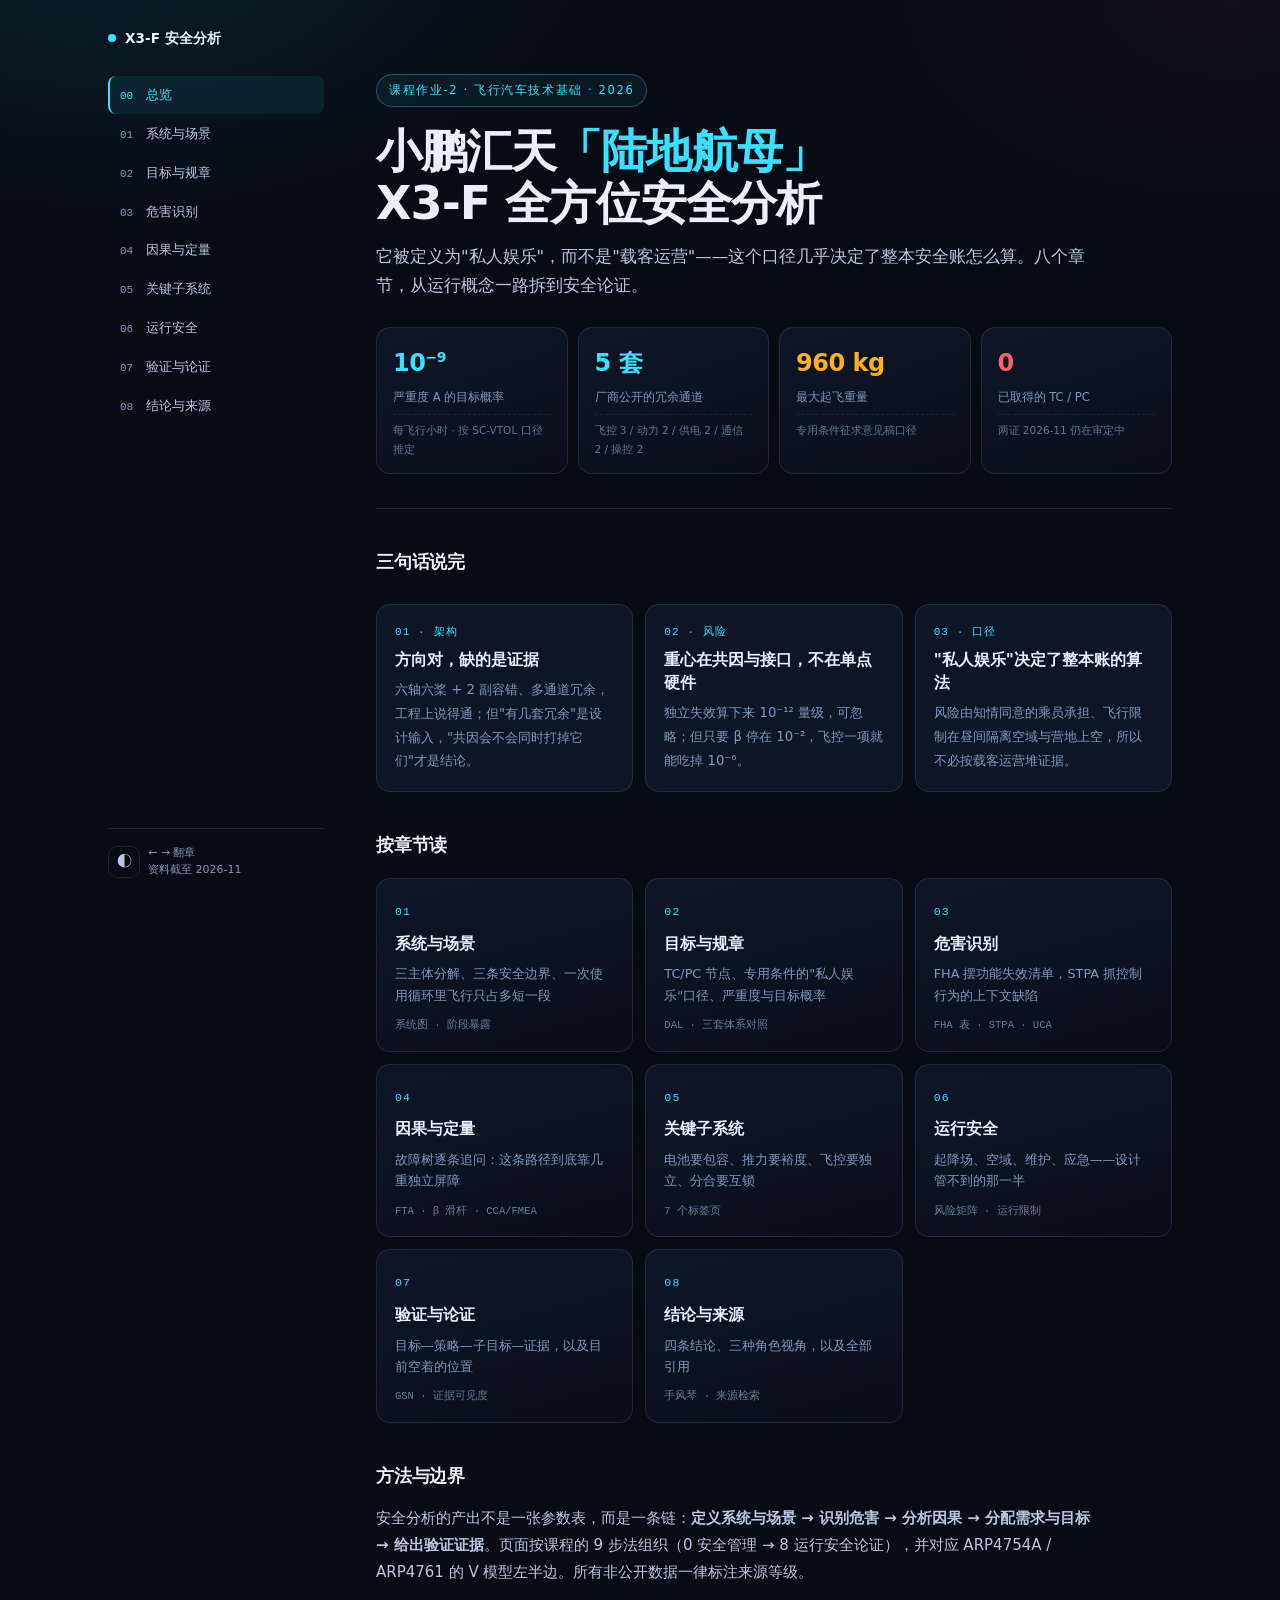
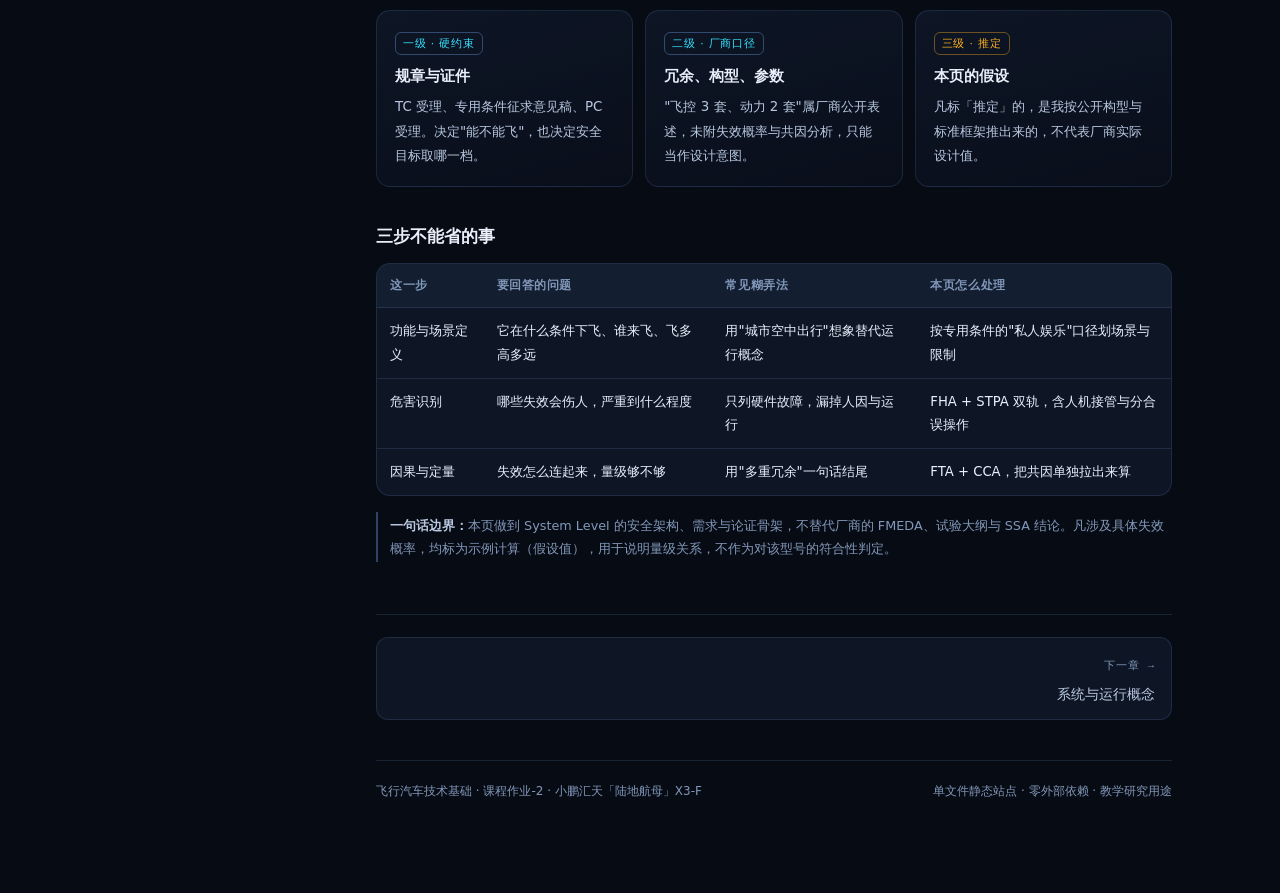
<file: index.html>
<!DOCTYPE html>
<html lang="zh-CN" data-theme="dark">
<head>
<meta charset="UTF-8">
<meta name="viewport" content="width=device-width, initial-scale=1">
<title>总览 · X3-F 安全分析</title>
<meta name="description" content="针对小鹏汇天「陆地航母」X3-F 的全方位安全分析：运行概念、安全目标、FHA/STPA、FTA/CCA、关键子系统、运行风险与安全论证。">
<link rel="stylesheet" href="assets/style.css">
</head>
<body data-ch="index">
<div id="progress"></div>
<div class="shell">
  <aside>
    <div class="brand"><i></i><span>X3-F 安全分析</span></div>
    <ul class="side-nav">
      <li><a href="index.html"><span class="n">00</span>总览</a></li>
      <li><a href="system.html"><span class="n">01</span>系统与场景</a></li>
      <li><a href="objectives.html"><span class="n">02</span>目标与规章</a></li>
      <li><a href="hazards.html"><span class="n">03</span>危害识别</a></li>
      <li><a href="causal.html"><span class="n">04</span>因果与定量</a></li>
      <li><a href="subsystems.html"><span class="n">05</span>关键子系统</a></li>
      <li><a href="ops.html"><span class="n">06</span>运行安全</a></li>
      <li><a href="assurance.html"><span class="n">07</span>验证与论证</a></li>
      <li><a href="conclusion.html"><span class="n">08</span>结论与来源</a></li>
    </ul>
    <div class="side-foot">
      <button class="icon-btn" id="themeBtn" title="切换明暗主题（T）" aria-label="切换明暗主题">◐</button>
      <div class="hint">← → 翻章<br>资料截至 2026-11</div>
    </div>
  </aside>
  <main>
<header class="hero">
  <span class="eyebrow">课程作业-2 · 飞行汽车技术基础 · 2026</span>
  <h1>小鹏汇天<em>「陆地航母」</em><br>X3-F 全方位安全分析</h1>
  <p class="sub">它被定义为"私人娱乐"，而不是"载客运营"——这个口径几乎决定了整本安全账怎么算。八个章节，从运行概念一路拆到安全论证。</p>
  <div class="kpis">
    <div class="kpi"><b>10<sup style="font-size:14px">−9</sup></b><span>严重度 A 的目标概率</span><small>每飞行小时 · 按 SC-VTOL 口径推定</small></div>
    <div class="kpi"><b data-count="5" data-suffix=" 套">5 套</b><span>厂商公开的冗余通道</span><small>飞控 3 / 动力 2 / 供电 2 / 通信 2 / 操控 2</small></div>
    <div class="kpi"><b class="warn" data-count="960" data-suffix=" kg">960 kg</b><span>最大起飞重量</span><small>专用条件征求意见稿口径</small></div>
    <div class="kpi"><b class="bad" data-count="0">0</b><span>已取得的 TC / PC</span><small>两证 2026-11 仍在审定中</small></div>
  </div>
</header>

<h3 class="sec">三句话说完</h3>
<div class="claims">
  <div class="claim">
    <div class="k">01 · 架构</div>
    <h3>方向对，缺的是证据</h3>
    <p>六轴六桨 + 2 副容错、多通道冗余，工程上说得通；但"有几套冗余"是设计输入，"共因会不会同时打掉它们"才是结论。</p>
    <div class="more">飞控 3 / 动力 2 / 供电 2 / 通信 2 / 操控 2 属于厂商公开表述，没有附带失效概率与共因分析。没有 CCA 与 SSA，独立性问题就无法回答。</div>
  </div>
  <div class="claim">
    <div class="k">02 · 风险</div>
    <h3>重心在共因与接口，不在单点硬件</h3>
    <p>独立失效算下来 10⁻¹² 量级，可忽略；但只要 β 停在 10⁻²，飞控一项就能吃掉 10⁻⁶。</p>
    <div class="more">分合机构是全机唯一同时承载"要能开"和"绝不能开"两种相反要求的部件，且不对应任何一方的现成条款。</div>
  </div>
  <div class="claim">
    <div class="k">03 · 口径</div>
    <h3>"私人娱乐"决定了整本账的算法</h3>
    <p>风险由知情同意的乘员承担、飞行限制在昼间隔离空域与营地上空，所以不必按载客运营堆证据。</p>
    <div class="more">反过来说，一旦要商业载客，场景、目标概率、DAL 分配、运行限制全部要重做，不是"升个级"。</div>
  </div>
</div>

<h3 class="sec">按章节读</h3>
<div class="chapters">
  <a class="ch" href="system.html"><span class="n">01</span><h3>系统与场景</h3><p>三主体分解、三条安全边界、一次使用循环里飞行只占多短一段</p><div class="meta">系统图 · 阶段暴露</div></a>
  <a class="ch" href="objectives.html"><span class="n">02</span><h3>目标与规章</h3><p>TC/PC 节点、专用条件的"私人娱乐"口径、严重度与目标概率</p><div class="meta">DAL · 三套体系对照</div></a>
  <a class="ch" href="hazards.html"><span class="n">03</span><h3>危害识别</h3><p>FHA 摆功能失效清单，STPA 抓控制行为的上下文缺陷</p><div class="meta">FHA 表 · STPA · UCA</div></a>
  <a class="ch" href="causal.html"><span class="n">04</span><h3>因果与定量</h3><p>故障树逐条追问：这条路径到底靠几重独立屏障</p><div class="meta">FTA · β 滑杆 · CCA/FMEA</div></a>
  <a class="ch" href="subsystems.html"><span class="n">05</span><h3>关键子系统</h3><p>电池要包容、推力要裕度、飞控要独立、分合要互锁</p><div class="meta">7 个标签页</div></a>
  <a class="ch" href="ops.html"><span class="n">06</span><h3>运行安全</h3><p>起降场、空域、维护、应急——设计管不到的那一半</p><div class="meta">风险矩阵 · 运行限制</div></a>
  <a class="ch" href="assurance.html"><span class="n">07</span><h3>验证与论证</h3><p>目标—策略—子目标—证据，以及目前空着的位置</p><div class="meta">GSN · 证据可见度</div></a>
  <a class="ch" href="conclusion.html"><span class="n">08</span><h3>结论与来源</h3><p>四条结论、三种角色视角，以及全部引用</p><div class="meta">手风琴 · 来源检索</div></a>
</div>

<h3 class="sec">方法与边界</h3>
<p class="lead">安全分析的产出不是一张参数表，而是一条链：<b>定义系统与场景 → 识别危害 → 分析因果 → 分配需求与目标 → 给出验证证据</b>。页面按课程的 9 步法组织（0 安全管理 → 8 运行安全论证），并对应 ARP4754A / ARP4761 的 V 模型左半边。所有非公开数据一律标注来源等级。</p>
      <div class="grid g3">
        <div class="card"><span class="tag">一级 · 硬约束</span><h4>规章与证件</h4><p>TC 受理、专用条件征求意见稿、PC 受理。决定"能不能飞"，也决定安全目标取哪一档。</p></div>
        <div class="card"><span class="tag">二级 · 厂商口径</span><h4>冗余、构型、参数</h4><p>"飞控 3 套、动力 2 套"属厂商公开表述，未附失效概率与共因分析，只能当作设计意图。</p></div>
        <div class="card"><span class="tag amber">三级 · 推定</span><h4>本页的假设</h4><p>凡标「推定」的，是我按公开构型与标准框架推出来的，不代表厂商实际设计值。</p></div>
      </div>

      <h3 style="margin:34px 0 12px;font-size:17px">三步不能省的事</h3>
      <div class="tbl-wrap">
        <table>
          <thead><tr><th>这一步</th><th>要回答的问题</th><th>常见糊弄法</th><th>本页怎么处理</th></tr></thead>
          <tbody>
            <tr><td>功能与场景定义</td><td>它在什么条件下飞、谁来飞、飞多高多远</td><td>用"城市空中出行"想象替代运行概念</td><td>按专用条件的"私人娱乐"口径划场景与限制</td></tr>
            <tr><td>危害识别</td><td>哪些失效会伤人，严重到什么程度</td><td>只列硬件故障，漏掉人因与运行</td><td>FHA + STPA 双轨，含人机接管与分合误操作</td></tr>
            <tr><td>因果与定量</td><td>失效怎么连起来，量级够不够</td><td>用"多重冗余"一句话结尾</td><td>FTA + CCA，把共因单独拉出来算</td></tr>
          </tbody>
        </table>
      </div>
      <p class="note"><b>一句话边界：</b>本页做到 System Level 的安全架构、需求与论证骨架，不替代厂商的 FMEDA、试验大纲与 SSA 结论。凡涉及具体失效概率，均标为示例计算（假设值），用于说明量级关系，不作为对该型号的符合性判定。</p>

<nav class="pager"><a class="next" href="system.html"><span class="dir">下一章 →</span><span class="t">系统与运行概念</span></a></nav>
    <footer class="site">
      <div>飞行汽车技术基础 · 课程作业-2 · 小鹏汇天「陆地航母」X3-F</div>
      <div>单文件静态站点 · 零外部依赖 · 教学研究用途</div>
    </footer>
  </main>
</div>
<button id="top" title="回到顶部" aria-label="回到顶部">↑</button>
<script src="assets/app.js" defer></script>
</body>
</html>
</file>
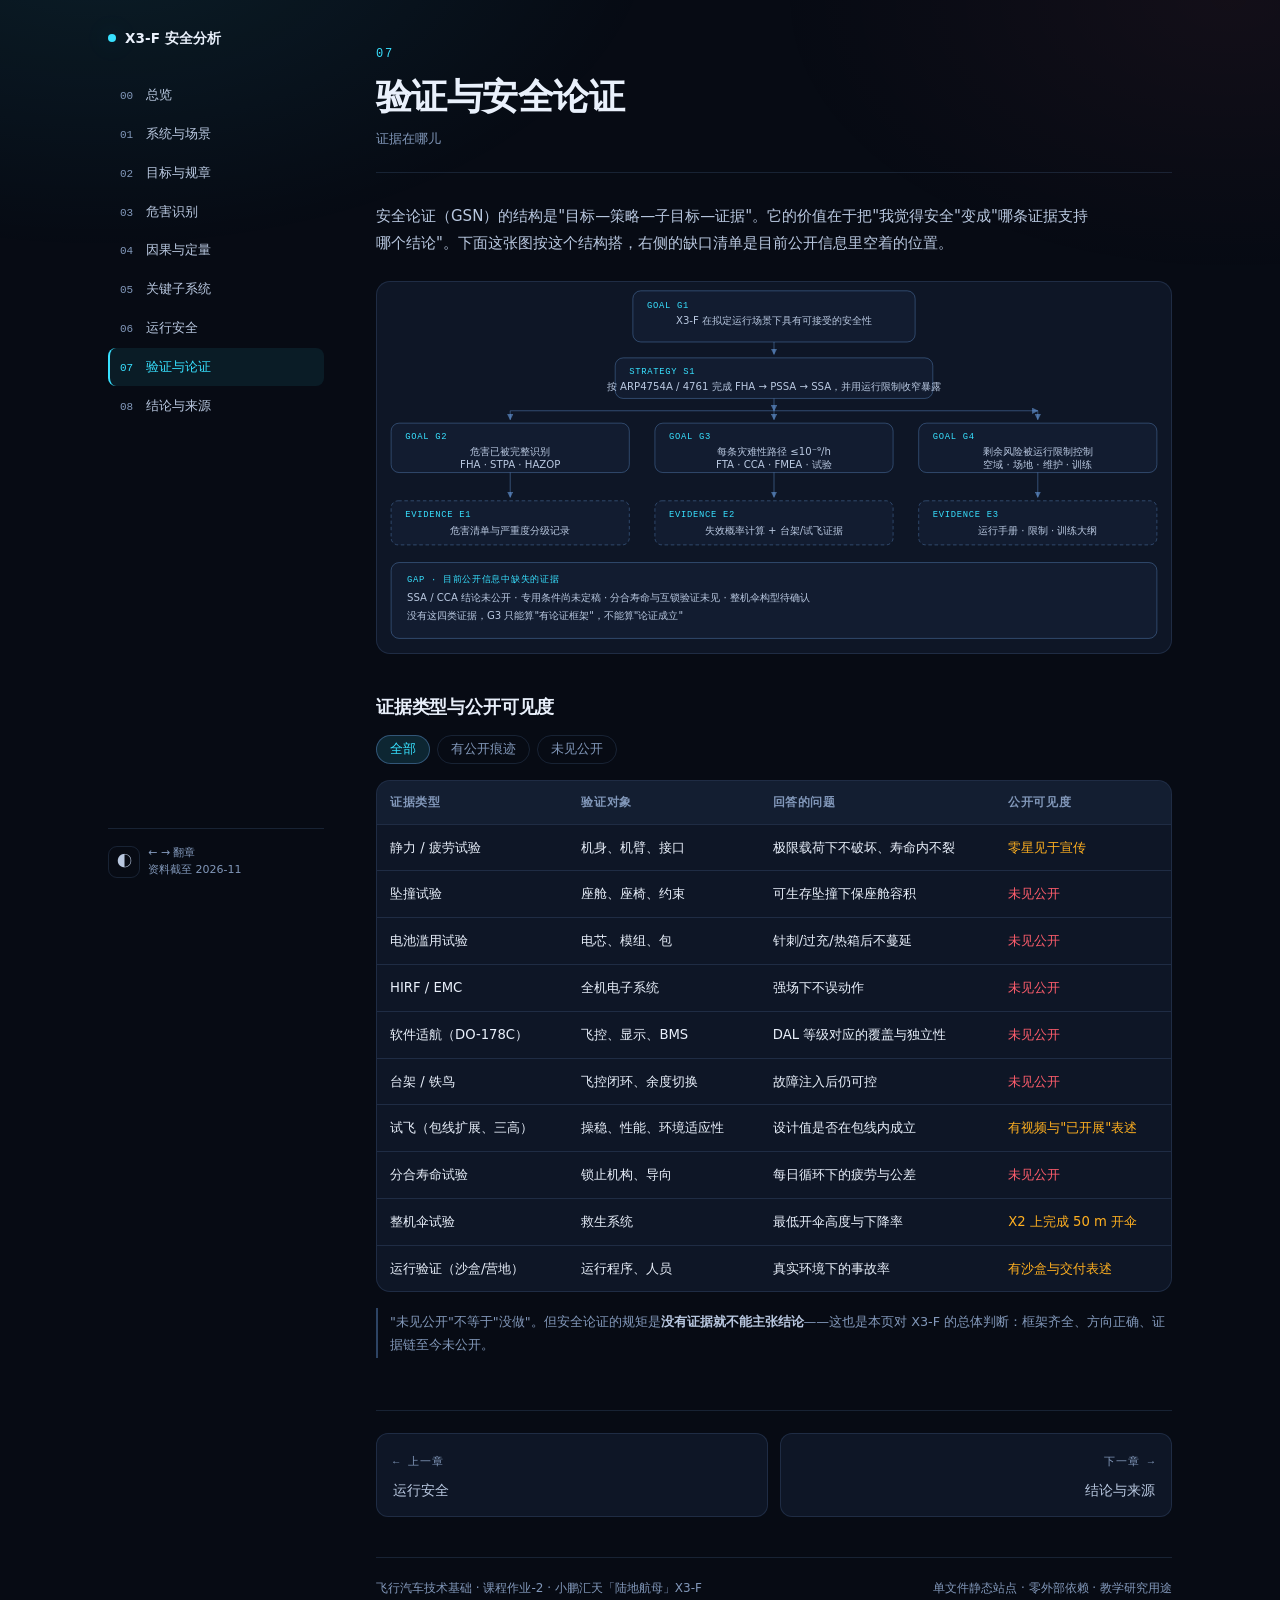
<file: assurance.html>
<!DOCTYPE html>
<html lang="zh-CN" data-theme="dark">
<head>
<meta charset="UTF-8">
<meta name="viewport" content="width=device-width, initial-scale=1">
<title>验证与安全论证 · X3-F 安全分析</title>
<meta name="description" content="针对小鹏汇天「陆地航母」X3-F 的全方位安全分析：运行概念、安全目标、FHA/STPA、FTA/CCA、关键子系统、运行风险与安全论证。">
<link rel="stylesheet" href="assets/style.css">
</head>
<body data-ch="assurance">
<div id="progress"></div>
<div class="shell">
  <aside>
    <div class="brand"><i></i><span>X3-F 安全分析</span></div>
    <ul class="side-nav">
      <li><a href="index.html"><span class="n">00</span>总览</a></li>
      <li><a href="system.html"><span class="n">01</span>系统与场景</a></li>
      <li><a href="objectives.html"><span class="n">02</span>目标与规章</a></li>
      <li><a href="hazards.html"><span class="n">03</span>危害识别</a></li>
      <li><a href="causal.html"><span class="n">04</span>因果与定量</a></li>
      <li><a href="subsystems.html"><span class="n">05</span>关键子系统</a></li>
      <li><a href="ops.html"><span class="n">06</span>运行安全</a></li>
      <li><a href="assurance.html"><span class="n">07</span>验证与论证</a></li>
      <li><a href="conclusion.html"><span class="n">08</span>结论与来源</a></li>
    </ul>
    <div class="side-foot">
      <button class="icon-btn" id="themeBtn" title="切换明暗主题（T）" aria-label="切换明暗主题">◐</button>
      <div class="hint">← → 翻章<br>资料截至 2026-11</div>
    </div>
  </aside>
  <main>
<header class="pagehead"><div class="num">07</div><h1>验证与安全论证</h1><div class="kicker">证据在哪儿</div></header>
<p class="lead">安全论证（GSN）的结构是"目标—策略—子目标—证据"。它的价值在于把"我觉得安全"变成"哪条证据支持哪个结论"。下面这张图按这个结构搭，右侧的缺口清单是目前公开信息里空着的位置。</p>

      <div class="gns">
        <svg viewBox="0 0 900 420" role="img" aria-label="X3-F 安全论证（GSN）结构">
          <defs>
            <marker id="arw3" viewBox="0 0 10 10" refX="9" refY="5" markerWidth="6" markerHeight="6" orient="auto-start-reverse">
              <path d="M0 0 L10 5 L0 10 z" fill="rgba(120,180,255,.5)"/>
            </marker>
          </defs>

          <g class="gbox">
            <rect x="290" y="10" width="320" height="58" rx="9" stroke="rgba(56,225,255,.6)"/>
            <text x="306" y="30" class="gt">GOAL G1</text>
            <text x="450" y="48" text-anchor="middle" font-size="12.5" fill="var(--ink)">X3-F 在拟定运行场景下具有可接受的安全性</text>
          </g>
          <g class="gbox">
            <rect x="270" y="86" width="360" height="46" rx="9"/>
            <text x="286" y="104" class="gt">STRATEGY S1</text>
            <text x="450" y="122" text-anchor="middle" font-size="11.5">按 ARP4754A / 4761 完成 FHA → PSSA → SSA，并用运行限制收窄暴露</text>
          </g>
          <g class="gbox">
            <rect x="16" y="160" width="270" height="56" rx="9"/>
            <text x="32" y="178" class="gt">GOAL G2</text>
            <text x="151" y="196" text-anchor="middle" font-size="11.5">危害已被完整识别</text>
            <text x="151" y="211" text-anchor="middle" font-size="10" fill="var(--muted)">FHA · STPA · HAZOP</text>
          </g>
          <g class="gbox">
            <rect x="315" y="160" width="270" height="56" rx="9"/>
            <text x="331" y="178" class="gt">GOAL G3</text>
            <text x="450" y="196" text-anchor="middle" font-size="11.5">每条灾难性路径 ≤10⁻⁹/h</text>
            <text x="450" y="211" text-anchor="middle" font-size="10" fill="var(--muted)">FTA · CCA · FMEA · 试验</text>
          </g>
          <g class="gbox">
            <rect x="614" y="160" width="270" height="56" rx="9"/>
            <text x="630" y="178" class="gt">GOAL G4</text>
            <text x="749" y="196" text-anchor="middle" font-size="11.5">剩余风险被运行限制控制</text>
            <text x="749" y="211" text-anchor="middle" font-size="10" fill="var(--muted)">空域 · 场地 · 维护 · 训练</text>
          </g>

          <g class="gbox">
            <rect x="16" y="248" width="270" height="50" rx="8" stroke-dasharray="4 3"/>
            <text x="32" y="266" class="gt">EVIDENCE E1</text>
            <text x="151" y="286" text-anchor="middle" font-size="10.5">危害清单与严重度分级记录</text>
          </g>
          <g class="gbox">
            <rect x="315" y="248" width="270" height="50" rx="8" stroke-dasharray="4 3"/>
            <text x="331" y="266" class="gt">EVIDENCE E2</text>
            <text x="450" y="286" text-anchor="middle" font-size="10.5">失效概率计算 + 台架/试飞证据</text>
          </g>
          <g class="gbox">
            <rect x="614" y="248" width="270" height="50" rx="8" stroke-dasharray="4 3"/>
            <text x="630" y="266" class="gt">EVIDENCE E3</text>
            <text x="749" y="286" text-anchor="middle" font-size="10.5">运行手册 · 限制 · 训练大纲</text>
          </g>

          <g class="wire" marker-end="url(#arw3)">
            <line x1="450" y1="68" x2="450" y2="82"/>
            <line x1="450" y1="132" x2="450" y2="146"/>
            <line x1="151" y1="146" x2="749" y2="146"/>
            <line x1="151" y1="146" x2="151" y2="156"/>
            <line x1="450" y1="146" x2="450" y2="156"/>
            <line x1="749" y1="146" x2="749" y2="156"/>
            <line x1="151" y1="216" x2="151" y2="244"/>
            <line x1="450" y1="216" x2="450" y2="244"/>
            <line x1="749" y1="216" x2="749" y2="244"/>
          </g>

          <g class="gbox">
            <rect x="16" y="318" width="868" height="86" rx="9" stroke="rgba(255,93,108,.45)" fill="rgba(255,93,108,.05)"/>
            <text x="34" y="340" class="gt" fill="var(--red)">GAP · 目前公开信息中缺失的证据</text>
            <text x="34" y="362" font-size="11.5">SSA / CCA 结论未公开 · 专用条件尚未定稿 · 分合寿命与互锁验证未见 · 整机伞构型待确认</text>
            <text x="34" y="382" font-size="11.5">没有这四类证据，G3 只能算"有论证框架"，不能算"论证成立"</text>
          </g>
        </svg>
      </div>

      <h3 class="sec">证据类型与公开可见度</h3>
      <div class="chips" id="evChips">
        <button class="chip on" data-filter="all">全部</button>
        <button class="chip" data-filter="seen">有公开痕迹</button>
        <button class="chip" data-filter="none">未见公开</button>
      </div>
      <div class="tbl-wrap"><table id="evTable"><thead><tr><th>证据类型</th><th>验证对象</th><th>回答的问题</th><th>公开可见度</th></tr></thead>
          <tbody>
            <tr><td>静力 / 疲劳试验</td><td>机身、机臂、接口</td><td>极限载荷下不破坏、寿命内不裂</td><td class="warn">零星见于宣传</td></tr>
            <tr><td>坠撞试验</td><td>座舱、座椅、约束</td><td>可生存坠撞下保座舱容积</td><td class="bad">未见公开</td></tr>
            <tr><td>电池滥用试验</td><td>电芯、模组、包</td><td>针刺/过充/热箱后不蔓延</td><td class="bad">未见公开</td></tr>
            <tr><td>HIRF / EMC</td><td>全机电子系统</td><td>强场下不误动作</td><td class="bad">未见公开</td></tr>
            <tr><td>软件适航（DO-178C）</td><td>飞控、显示、BMS</td><td>DAL 等级对应的覆盖与独立性</td><td class="bad">未见公开</td></tr>
            <tr><td>台架 / 铁鸟</td><td>飞控闭环、余度切换</td><td>故障注入后仍可控</td><td class="bad">未见公开</td></tr>
            <tr><td>试飞（包线扩展、三高）</td><td>操稳、性能、环境适应性</td><td>设计值是否在包线内成立</td><td class="warn">有视频与"已开展"表述</td></tr>
            <tr><td>分合寿命试验</td><td>锁止机构、导向</td><td>每日循环下的疲劳与公差</td><td class="bad">未见公开</td></tr>
            <tr><td>整机伞试验</td><td>救生系统</td><td>最低开伞高度与下降率</td><td class="warn">X2 上完成 50 m 开伞</td></tr>
            <tr><td>运行验证（沙盒/营地）</td><td>运行程序、人员</td><td>真实环境下的事故率</td><td class="warn">有沙盒与交付表述</td></tr>
          </tbody>
        </table>
      </div>
      <p class="note">"未见公开"不等于"没做"。但安全论证的规矩是<b>没有证据就不能主张结论</b>——这也是本页对 X3-F 的总体判断：框架齐全、方向正确、证据链至今未公开。</p>
<nav class="pager"><a href="ops.html"><span class="dir">← 上一章</span><span class="t">运行安全</span></a><a class="next" href="conclusion.html"><span class="dir">下一章 →</span><span class="t">结论与来源</span></a></nav>
    <footer class="site">
      <div>飞行汽车技术基础 · 课程作业-2 · 小鹏汇天「陆地航母」X3-F</div>
      <div>单文件静态站点 · 零外部依赖 · 教学研究用途</div>
    </footer>
  </main>
</div>
<button id="top" title="回到顶部" aria-label="回到顶部">↑</button>
<script src="assets/app.js" defer></script>
</body>
</html>
</file>
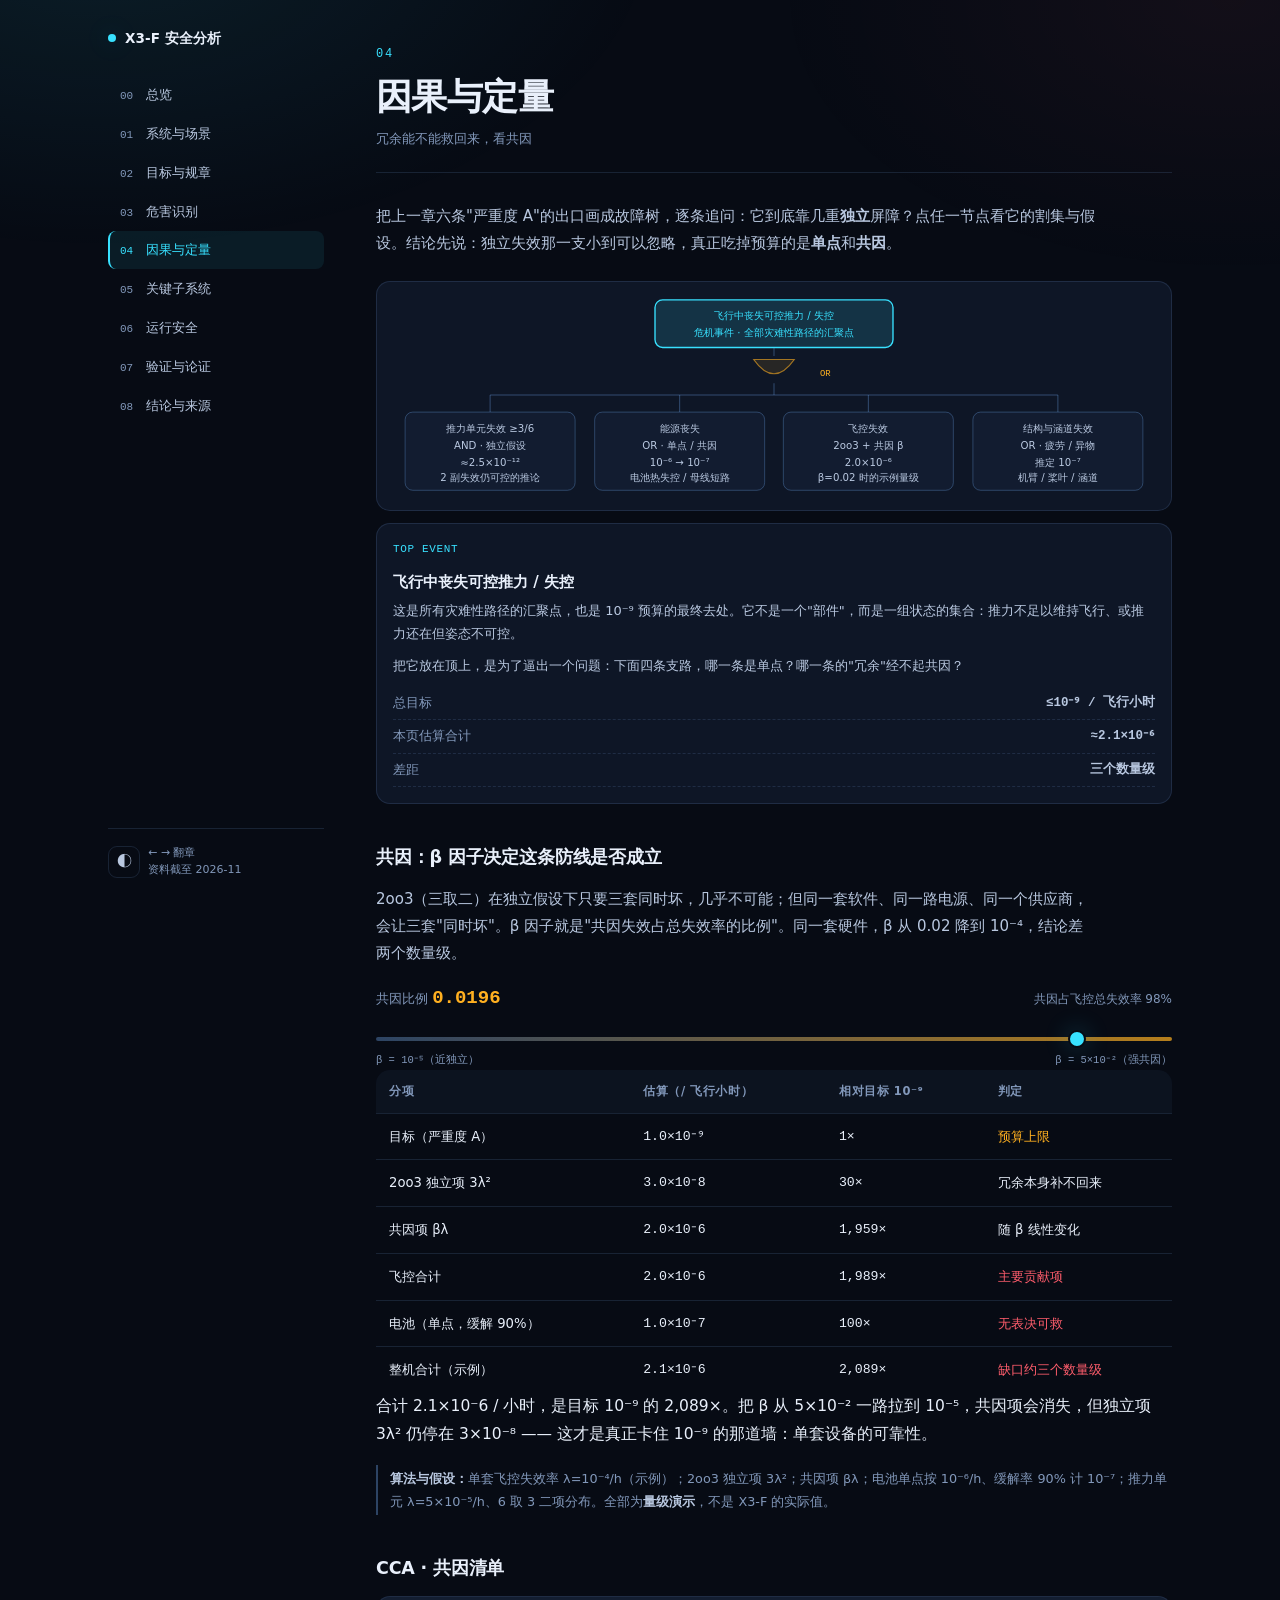
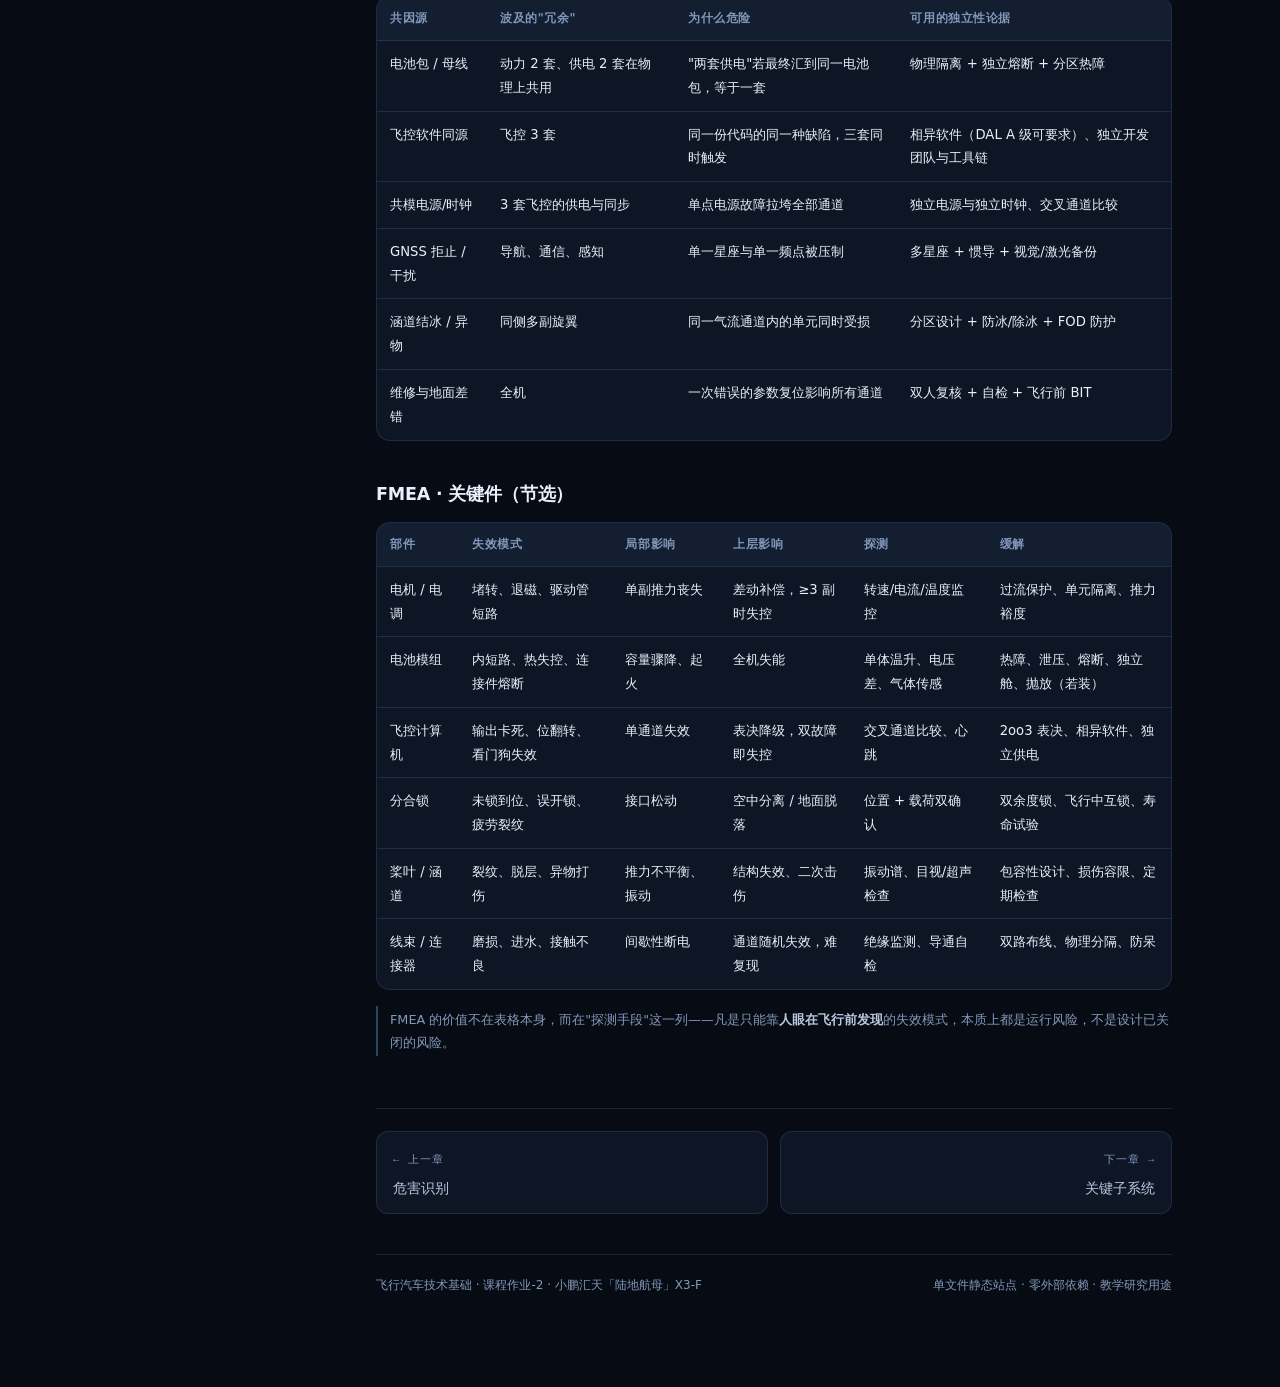
<file: causal.html>
<!DOCTYPE html>
<html lang="zh-CN" data-theme="dark">
<head>
<meta charset="UTF-8">
<meta name="viewport" content="width=device-width, initial-scale=1">
<title>因果与定量 · X3-F 安全分析</title>
<meta name="description" content="针对小鹏汇天「陆地航母」X3-F 的全方位安全分析：运行概念、安全目标、FHA/STPA、FTA/CCA、关键子系统、运行风险与安全论证。">
<link rel="stylesheet" href="assets/style.css">
</head>
<body data-ch="causal">
<div id="progress"></div>
<div class="shell">
  <aside>
    <div class="brand"><i></i><span>X3-F 安全分析</span></div>
    <ul class="side-nav">
      <li><a href="index.html"><span class="n">00</span>总览</a></li>
      <li><a href="system.html"><span class="n">01</span>系统与场景</a></li>
      <li><a href="objectives.html"><span class="n">02</span>目标与规章</a></li>
      <li><a href="hazards.html"><span class="n">03</span>危害识别</a></li>
      <li><a href="causal.html"><span class="n">04</span>因果与定量</a></li>
      <li><a href="subsystems.html"><span class="n">05</span>关键子系统</a></li>
      <li><a href="ops.html"><span class="n">06</span>运行安全</a></li>
      <li><a href="assurance.html"><span class="n">07</span>验证与论证</a></li>
      <li><a href="conclusion.html"><span class="n">08</span>结论与来源</a></li>
    </ul>
    <div class="side-foot">
      <button class="icon-btn" id="themeBtn" title="切换明暗主题（T）" aria-label="切换明暗主题">◐</button>
      <div class="hint">← → 翻章<br>资料截至 2026-11</div>
    </div>
  </aside>
  <main>
<header class="pagehead"><div class="num">04</div><h1>因果与定量</h1><div class="kicker">冗余能不能救回来，看共因</div></header>
<p class="lead">把上一章六条"严重度 A"的出口画成故障树，逐条追问：它到底靠几重<b>独立</b>屏障？点任一节点看它的割集与假设。结论先说：独立失效那一支小到可以忽略，真正吃掉预算的是<b>单点</b>和<b>共因</b>。</p>

      <div class="fta-side">
        <div class="fta">
          <svg viewBox="0 0 920 254" role="img" aria-label="X3-F 丧失可控推力故障树">
            <defs>
              <marker id="arw2" viewBox="0 0 10 10" refX="9" refY="5" markerWidth="6" markerHeight="6" orient="auto-start-reverse">
                <path d="M0 0 L10 5 L0 10 z" fill="rgba(120,180,255,.5)"/>
              </marker>
            </defs>

            <!-- top -->
            <g class="node on" data-node="top">
              <rect x="320" y="14" width="280" height="56" rx="9"/>
              <text x="460" y="36" text-anchor="middle" font-size="13" fill="var(--ink)">飞行中丧失可控推力 / 失控</text>
              <text x="460" y="56" text-anchor="middle" font-size="10.5">危机事件 · 全部灾难性路径的汇聚点</text>
            </g>

            <!-- OR gate -->
            <path d="M436 84 Q460 118 484 84 Z" fill="rgba(255,176,32,.10)" stroke="rgba(255,176,32,.6)" stroke-width="1.2"/>
            <text x="514" y="104" fill="var(--amber)" font-size="10.5" font-family="var(--mono)">OR</text>
            <line class="wire" x1="460" y1="70" x2="460" y2="80"/>

            <!-- bus -->
            <line class="wire" x1="126" y1="126" x2="794" y2="126"/>
            <line class="wire" x1="460" y1="112" x2="460" y2="126"/>
            <line class="wire" x1="126" y1="126" x2="126" y2="146"/>
            <line class="wire" x1="349" y1="126" x2="349" y2="146"/>
            <line class="wire" x1="571" y1="126" x2="571" y2="146"/>
            <line class="wire" x1="794" y1="126" x2="794" y2="146"/>

            <!-- A -->
            <g class="node" data-node="a">
              <rect x="26" y="146" width="200" height="92" rx="9"/>
              <text x="126" y="169" text-anchor="middle" font-size="14" fill="var(--ink2)">推力单元失效 ≥3/6</text>
              <text x="126" y="189" text-anchor="middle" font-size="11" fill="var(--muted)">AND · 独立假设</text>
              <text x="126" y="209" text-anchor="middle" font-size="13" font-family="var(--mono)" fill="var(--green)">≈2.5×10⁻¹²</text>
              <text x="126" y="227" text-anchor="middle" font-size="10" fill="var(--muted)">2 副失效仍可控的推论</text>
            </g>

            <!-- B -->
            <g class="node" data-node="b">
              <rect x="249" y="146" width="200" height="92" rx="9"/>
              <text x="349" y="169" text-anchor="middle" font-size="14" fill="var(--ink2)">能源丧失</text>
              <text x="349" y="189" text-anchor="middle" font-size="11" fill="var(--red)">OR · 单点 / 共因</text>
              <text x="349" y="209" text-anchor="middle" font-size="13" font-family="var(--mono)" fill="var(--red)">10⁻⁶ → 10⁻⁷</text>
              <text x="349" y="227" text-anchor="middle" font-size="10" fill="var(--muted)">电池热失控 / 母线短路</text>
            </g>

            <!-- C -->
            <g class="node" data-node="c">
              <rect x="471" y="146" width="200" height="92" rx="9"/>
              <text x="571" y="169" text-anchor="middle" font-size="14" fill="var(--ink2)">飞控失效</text>
              <text x="571" y="189" text-anchor="middle" font-size="11" fill="var(--amber)">2oo3 + 共因 β</text>
              <text x="571" y="209" text-anchor="middle" font-size="13" font-family="var(--mono)" fill="var(--amber)">2.0×10⁻⁶</text>
              <text x="571" y="227" text-anchor="middle" font-size="10" fill="var(--muted)">β=0.02 时的示例量级</text>
            </g>

            <!-- D -->
            <g class="node" data-node="d">
              <rect x="694" y="146" width="200" height="92" rx="9"/>
              <text x="794" y="169" text-anchor="middle" font-size="14" fill="var(--ink2)">结构与涵道失效</text>
              <text x="794" y="189" text-anchor="middle" font-size="11" fill="var(--amber)">OR · 疲劳 / 异物</text>
              <text x="794" y="209" text-anchor="middle" font-size="13" font-family="var(--mono)" fill="var(--amber)">推定 10⁻⁷</text>
              <text x="794" y="227" text-anchor="middle" font-size="10" fill="var(--muted)">机臂 / 桨叶 / 涵道</text>
            </g>
          </svg>
        </div>
        <div class="fta-info" id="ftaInfo"></div>
      </div>

      <h3 class="sec">共因：β 因子决定这条防线是否成立</h3>
      <p class="lead" style="margin-bottom:14px">2oo3（三取二）在独立假设下只要三套同时坏，几乎不可能；但同一套软件、同一路电源、同一个供应商，会让三套"同时坏"。β 因子就是"共因失效占总失效率的比例"。同一套硬件，β 从 0.02 降到 10⁻⁴，结论差两个数量级。</p>
      <div class="chart-box">
        <div class="chart-top" style="display:block">
          <div style="display:flex;justify-content:space-between;align-items:baseline;gap:12px;margin-bottom:8px;flex-wrap:wrap">
            <div style="font-size:13px;color:var(--muted)">共因比例 <b class="val" id="bVal" style="font-family:var(--mono);font-size:19px;color:var(--amber)">0.0200</b></div>
            <div id="betaShare" style="font-size:12px;color:var(--muted)">共因占飞控总失效率 99%</div>
          </div>
          <input type="range" id="betaRange" min="0" max="100" value="89" aria-label="共因比例 β">
          <div class="scale" style="display:flex;justify-content:space-between;font-family:var(--mono);font-size:10.5px;color:var(--muted)">
            <span>β = 10⁻⁵（近独立）</span><span>β = 5×10⁻²（强共因）</span>
          </div>
        </div>
        <div class="tbl-wrap" style="border:none;background:transparent">
          <table style="min-width:0">
            <thead><tr><th>分项</th><th>估算（/ 飞行小时）</th><th>相对目标 10⁻⁹</th><th>判定</th></tr></thead>
            <tbody>
              <tr><td>目标（严重度 A）</td><td class="num">1.0×10⁻⁹</td><td class="num">1×</td><td class="warn">预算上限</td></tr>
              <tr><td>2oo3 独立项 3λ²</td><td class="num" id="vInd"></td><td class="num" id="mInd"></td><td>冗余本身补不回来</td></tr>
              <tr><td>共因项 βλ</td><td class="num" id="vCc"></td><td class="num" id="mCc"></td><td>随 β 线性变化</td></tr>
              <tr><td>飞控合计</td><td class="num" id="vSum"></td><td class="num" id="mSum"></td><td class="bad">主要贡献项</td></tr>
              <tr><td>电池（单点，缓解 90%）</td><td class="num" id="vBat"></td><td class="num" id="mBat"></td><td class="bad">无表决可救</td></tr>
              <tr><td>整机合计（示例）</td><td class="num" id="vTot"></td><td class="num" id="mTot"></td><td class="bad">缺口约三个数量级</td></tr>
            </tbody>
          </table>
        </div>
        <div class="chart-foot" id="betaFoot"></div>
      </div>
      <p class="note"><b>算法与假设：</b>单套飞控失效率 λ=10⁻⁴/h（示例）；2oo3 独立项 3λ²；共因项 βλ；电池单点按 10⁻⁶/h、缓解率 90% 计 10⁻⁷；推力单元 λ=5×10⁻⁵/h、6 取 3 二项分布。全部为<b>量级演示</b>，不是 X3-F 的实际值。</p>

      <h3 class="sec">CCA · 共因清单</h3>
      <div class="tbl-wrap">
        <table>
          <thead><tr><th>共因源</th><th>波及的"冗余"</th><th>为什么危险</th><th>可用的独立性论据</th></tr></thead>
          <tbody>
            <tr><td>电池包 / 母线</td><td>动力 2 套、供电 2 套在物理上共用</td><td>"两套供电"若最终汇到同一电池包，等于一套</td><td>物理隔离 + 独立熔断 + 分区热障</td></tr>
            <tr><td>飞控软件同源</td><td>飞控 3 套</td><td>同一份代码的同一种缺陷，三套同时触发</td><td>相异软件（DAL A 级可要求）、独立开发团队与工具链</td></tr>
            <tr><td>共模电源/时钟</td><td>3 套飞控的供电与同步</td><td>单点电源故障拉垮全部通道</td><td>独立电源与独立时钟、交叉通道比较</td></tr>
            <tr><td>GNSS 拒止 / 干扰</td><td>导航、通信、感知</td><td>单一星座与单一频点被压制</td><td>多星座 + 惯导 + 视觉/激光备份</td></tr>
            <tr><td>涵道结冰 / 异物</td><td>同侧多副旋翼</td><td>同一气流通道内的单元同时受损</td><td>分区设计 + 防冰/除冰 + FOD 防护</td></tr>
            <tr><td>维修与地面差错</td><td>全机</td><td>一次错误的参数复位影响所有通道</td><td>双人复核 + 自检 + 飞行前 BIT</td></tr>
          </tbody>
        </table>
      </div>

      <h3 class="sec">FMEA · 关键件（节选）</h3>
      <div class="tbl-wrap">
        <table>
          <thead><tr><th>部件</th><th>失效模式</th><th>局部影响</th><th>上层影响</th><th>探测</th><th>缓解</th></tr></thead>
          <tbody>
            <tr><td>电机 / 电调</td><td>堵转、退磁、驱动管短路</td><td>单副推力丧失</td><td>差动补偿，≥3 副时失控</td><td>转速/电流/温度监控</td><td>过流保护、单元隔离、推力裕度</td></tr>
            <tr><td>电池模组</td><td>内短路、热失控、连接件熔断</td><td>容量骤降、起火</td><td>全机失能</td><td>单体温升、电压差、气体传感</td><td>热障、泄压、熔断、独立舱、抛放（若装）</td></tr>
            <tr><td>飞控计算机</td><td>输出卡死、位翻转、看门狗失效</td><td>单通道失效</td><td>表决降级，双故障即失控</td><td>交叉通道比较、心跳</td><td>2oo3 表决、相异软件、独立供电</td></tr>
            <tr><td>分合锁</td><td>未锁到位、误开锁、疲劳裂纹</td><td>接口松动</td><td>空中分离 / 地面脱落</td><td>位置 + 载荷双确认</td><td>双余度锁、飞行中互锁、寿命试验</td></tr>
            <tr><td>桨叶 / 涵道</td><td>裂纹、脱层、异物打伤</td><td>推力不平衡、振动</td><td>结构失效、二次击伤</td><td>振动谱、目视/超声检查</td><td>包容性设计、损伤容限、定期检查</td></tr>
            <tr><td>线束 / 连接器</td><td>磨损、进水、接触不良</td><td>间歇性断电</td><td>通道随机失效，难复现</td><td>绝缘监测、导通自检</td><td>双路布线、物理分隔、防呆</td></tr>
          </tbody>
        </table>
      </div>
      <p class="note">FMEA 的价值不在表格本身，而在"探测手段"这一列——凡是只能靠<b>人眼在飞行前发现</b>的失效模式，本质上都是运行风险，不是设计已关闭的风险。</p>
<nav class="pager"><a href="hazards.html"><span class="dir">← 上一章</span><span class="t">危害识别</span></a><a class="next" href="subsystems.html"><span class="dir">下一章 →</span><span class="t">关键子系统</span></a></nav>
    <footer class="site">
      <div>飞行汽车技术基础 · 课程作业-2 · 小鹏汇天「陆地航母」X3-F</div>
      <div>单文件静态站点 · 零外部依赖 · 教学研究用途</div>
    </footer>
  </main>
</div>
<button id="top" title="回到顶部" aria-label="回到顶部">↑</button>
<script src="assets/app.js" defer></script>
</body>
</html>
</file>
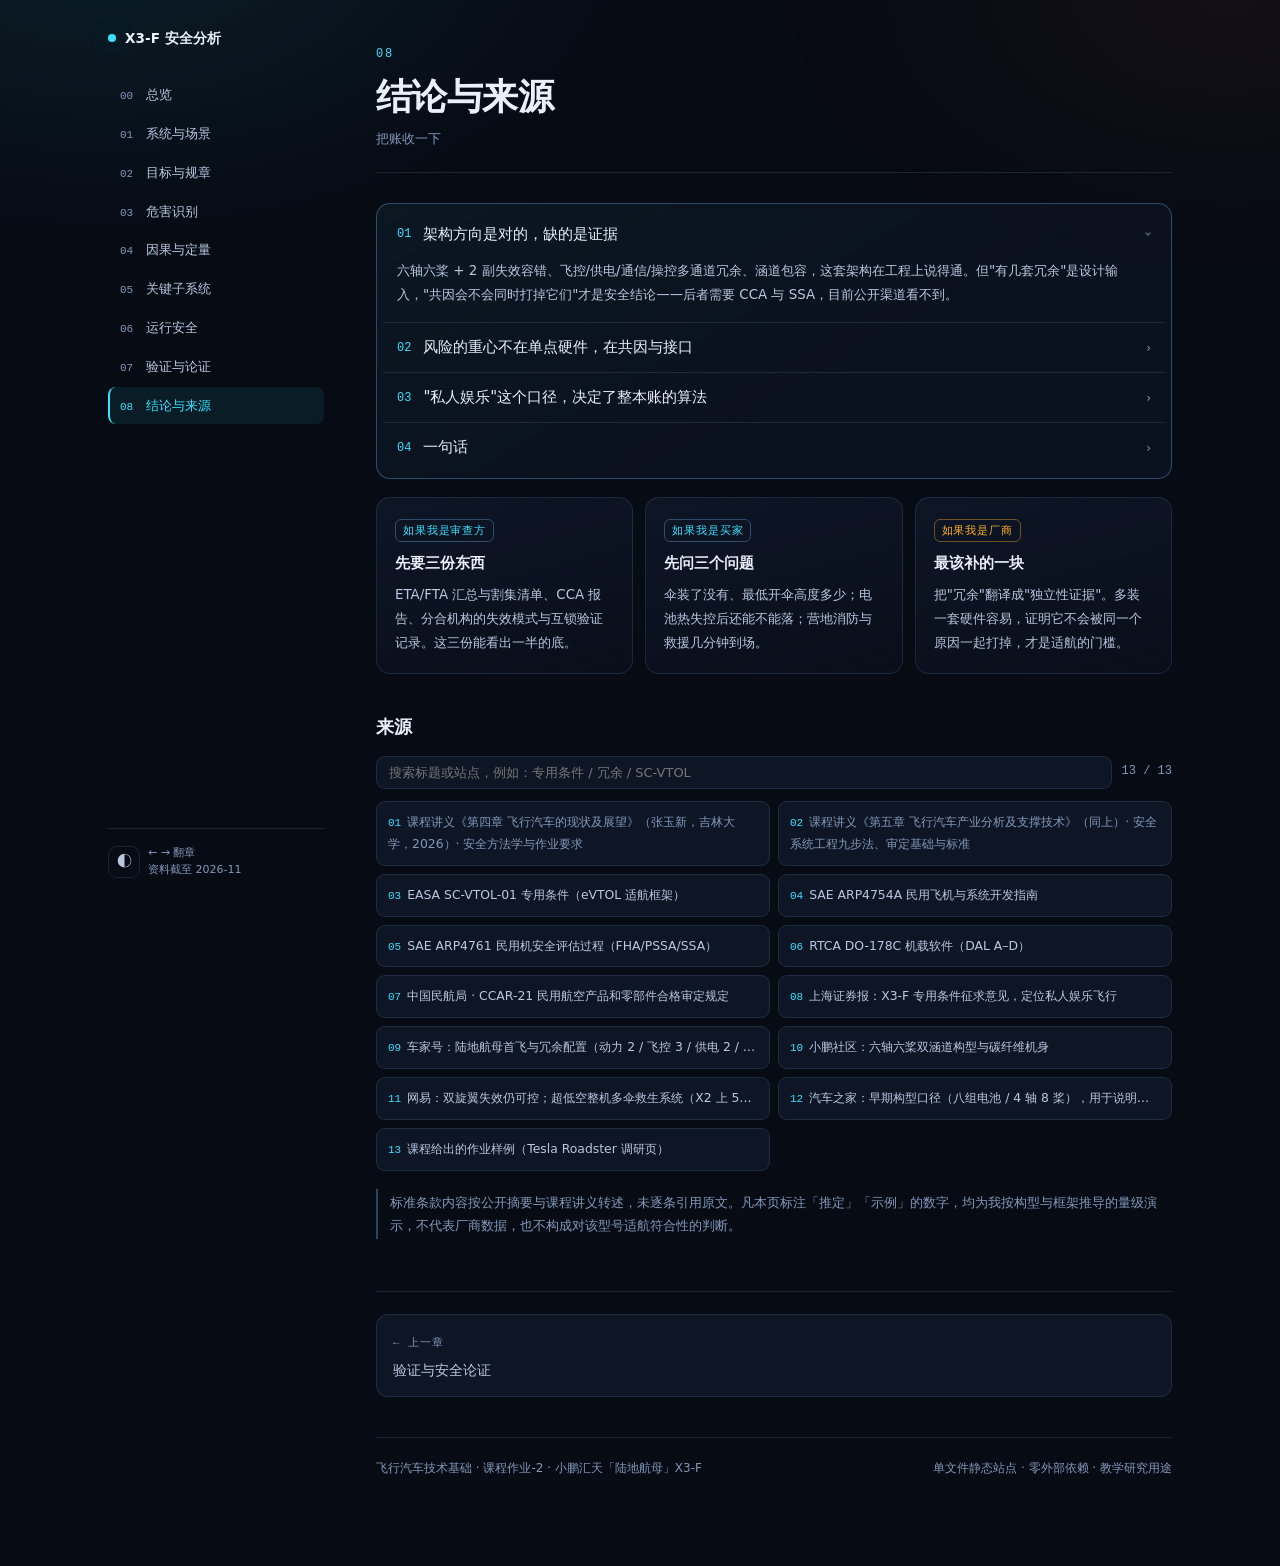
<file: conclusion.html>
<!DOCTYPE html>
<html lang="zh-CN" data-theme="dark">
<head>
<meta charset="UTF-8">
<meta name="viewport" content="width=device-width, initial-scale=1">
<title>结论与来源 · X3-F 安全分析</title>
<meta name="description" content="针对小鹏汇天「陆地航母」X3-F 的全方位安全分析：运行概念、安全目标、FHA/STPA、FTA/CCA、关键子系统、运行风险与安全论证。">
<link rel="stylesheet" href="assets/style.css">
</head>
<body data-ch="conclusion">
<div id="progress"></div>
<div class="shell">
  <aside>
    <div class="brand"><i></i><span>X3-F 安全分析</span></div>
    <ul class="side-nav">
      <li><a href="index.html"><span class="n">00</span>总览</a></li>
      <li><a href="system.html"><span class="n">01</span>系统与场景</a></li>
      <li><a href="objectives.html"><span class="n">02</span>目标与规章</a></li>
      <li><a href="hazards.html"><span class="n">03</span>危害识别</a></li>
      <li><a href="causal.html"><span class="n">04</span>因果与定量</a></li>
      <li><a href="subsystems.html"><span class="n">05</span>关键子系统</a></li>
      <li><a href="ops.html"><span class="n">06</span>运行安全</a></li>
      <li><a href="assurance.html"><span class="n">07</span>验证与论证</a></li>
      <li><a href="conclusion.html"><span class="n">08</span>结论与来源</a></li>
    </ul>
    <div class="side-foot">
      <button class="icon-btn" id="themeBtn" title="切换明暗主题（T）" aria-label="切换明暗主题">◐</button>
      <div class="hint">← → 翻章<br>资料截至 2026-11</div>
    </div>
  </aside>
  <main>
<header class="pagehead"><div class="num">08</div><h1>结论与来源</h1><div class="kicker">把账收一下</div></header>
<div class="concl" id="concl">
        <div class="acc open">
          <button class="acc-h" aria-expanded="true"><span class="n">01</span>架构方向是对的，缺的是证据<span class="arw">›</span></button>
          <div class="acc-b">六轴六桨 + 2 副失效容错、飞控/供电/通信/操控多通道冗余、涵道包容，这套架构在工程上说得通。但"有几套冗余"是设计输入，"共因会不会同时打掉它们"才是安全结论——后者需要 CCA 与 SSA，目前公开渠道看不到。</div>
        </div>
        <div class="acc">
          <button class="acc-h" aria-expanded="false"><span class="n">02</span>风险的重心不在单点硬件，在共因与接口<span class="arw">›</span></button>
          <div class="acc-b">独立失效算下来小到可以忽略（10⁻¹² 量级），但只要 β 停在 10⁻²，飞控一项就能吃掉 10⁻⁶；电池只要有一个单点，10⁻⁹ 立刻失守。分合机构则是全机唯一同时承载"要能开"和"绝不能开"两种相反要求的部件，且没有现成条款可依。</div>
        </div>
        <div class="acc">
          <button class="acc-h" aria-expanded="false"><span class="n">03</span>"私人娱乐"这个口径，决定了整本账的算法<span class="arw">›</span></button>
          <div class="acc-b">风险承受主体是知情同意的乘员、飞行被限制在昼间隔离空域与营地上空、第三方暴露被场地控制——正因为如此，它不必按载客运营的完整体系去堆证据。反过来说，一旦要商业载客，场景、目标概率、DAL 分配、运行限制全部要重做，不是"升个级"。</div>
        </div>
        <div class="acc">
          <button class="acc-h" aria-expanded="false"><span class="n">04</span>一句话<span class="arw">›</span></button>
          <div class="acc-b">它更像一架"被允许更早起飞的小型有人飞行器"，而不是"被放大的消费电子"。评价它的安全水平，不该看发布会上的冗余数字，而该问三个问题：共因分析做了没有、分合机构的互锁有多硬、以及最坏那一次坠撞里人还能不能出来。</div>
        </div>
      </div>
      <div class="grid g3" style="margin-top:18px">
        <div class="card"><span class="tag">如果我是审查方</span><h4>先要三份东西</h4><p>ETA/FTA 汇总与割集清单、CCA 报告、分合机构的失效模式与互锁验证记录。这三份能看出一半的底。</p></div>
        <div class="card"><span class="tag">如果我是买家</span><h4>先问三个问题</h4><p>伞装了没有、最低开伞高度多少；电池热失控后还能不能落；营地消防与救援几分钟到场。</p></div>
        <div class="card"><span class="tag amber">如果我是厂商</span><h4>最该补的一块</h4><p>把"冗余"翻译成"独立性证据"。多装一套硬件容易，证明它不会被同一个原因一起打掉，才是适航的门槛。</p></div>
      </div>
<h3 class="sec">来源</h3>
<div class="src-tools">
        <input id="srcSearch" type="search" placeholder="搜索标题或站点，例如：专用条件 / 冗余 / SC-VTOL">
        <span class="src-count" id="srcCount"></span>
      </div>
      <ul class="srcs" id="srcs">
        <li><span class="idx">01</span><span>课程讲义《第四章 飞行汽车的现状及展望》（张玉新，吉林大学，2026）· 安全方法学与作业要求</span></li>
        <li><span class="idx">02</span><span>课程讲义《第五章 飞行汽车产业分析及支撑技术》（同上）· 安全系统工程九步法、审定基础与标准</span></li>
        <li><a href="https://www.easa.europa.eu/en/document-library/product-certification-consultations/special-condition-vtol" target="_blank" rel="noopener"><span class="idx">03</span>EASA SC-VTOL-01 专用条件（eVTOL 适航框架）</a></li>
        <li><a href="https://www.sae.org/standards/content/arp4754a/" target="_blank" rel="noopener"><span class="idx">04</span>SAE ARP4754A 民用飞机与系统开发指南</a></li>
        <li><a href="https://www.sae.org/standards/content/arp4761/" target="_blank" rel="noopener"><span class="idx">05</span>SAE ARP4761 民用机安全评估过程（FHA/PSSA/SSA）</a></li>
        <li><a href="https://www.rtca.org/" target="_blank" rel="noopener"><span class="idx">06</span>RTCA DO-178C 机载软件（DAL A–D）</a></li>
        <li><a href="http://www.caac.gov.cn/" target="_blank" rel="noopener"><span class="idx">07</span>中国民航局 · CCAR-21 民用航空产品和零部件合格审定规定</a></li>
        <li><a href="https://www.cnstock.com/commonDetail/377540" target="_blank" rel="noopener"><span class="idx">08</span>上海证券报：X3-F 专用条件征求意见，定位私人娱乐飞行</a></li>
        <li><a href="https://chejiahao.autohome.com.cn/info/16675705" target="_blank" rel="noopener"><span class="idx">09</span>车家号：陆地航母首飞与冗余配置（动力 2 / 飞控 3 / 供电 2 / 通信 2 / 操控 2）</a></li>
        <li><a href="https://bbs.xiaopeng.com/article/3511676" target="_blank" rel="noopener"><span class="idx">10</span>小鹏社区：六轴六桨双涵道构型与碳纤维机身</a></li>
        <li><a href="https://www.163.com/dy/article/IHT1N9FE05279L3C.html" target="_blank" rel="noopener"><span class="idx">11</span>网易：双旋翼失效仍可控；超低空整机多伞救生系统（X2 上 50 m 开伞）</a></li>
        <li><a href="https://chejiahao.autohome.com.cn/info/14373926" target="_blank" rel="noopener"><span class="idx">12</span>汽车之家：早期构型口径（八组电池 / 4 轴 8 桨），用于说明构型迭代</a></li>
        <li><a href="https://lab.autozyx.com/fundamentals-of-flying-vehicle-technology/tesla-flying-roadster/" target="_blank" rel="noopener"><span class="idx">13</span>课程给出的作业样例（Tesla Roadster 调研页）</a></li>
      </ul>
      <p class="note" style="margin-top:18px">标准条款内容按公开摘要与课程讲义转述，未逐条引用原文。凡本页标注「推定」「示例」的数字，均为我按构型与框架推导的量级演示，不代表厂商数据，也不构成对该型号适航符合性的判断。</p>
<nav class="pager"><a href="assurance.html"><span class="dir">← 上一章</span><span class="t">验证与安全论证</span></a></nav>
    <footer class="site">
      <div>飞行汽车技术基础 · 课程作业-2 · 小鹏汇天「陆地航母」X3-F</div>
      <div>单文件静态站点 · 零外部依赖 · 教学研究用途</div>
    </footer>
  </main>
</div>
<button id="top" title="回到顶部" aria-label="回到顶部">↑</button>
<script src="assets/app.js" defer></script>
</body>
</html>
</file>
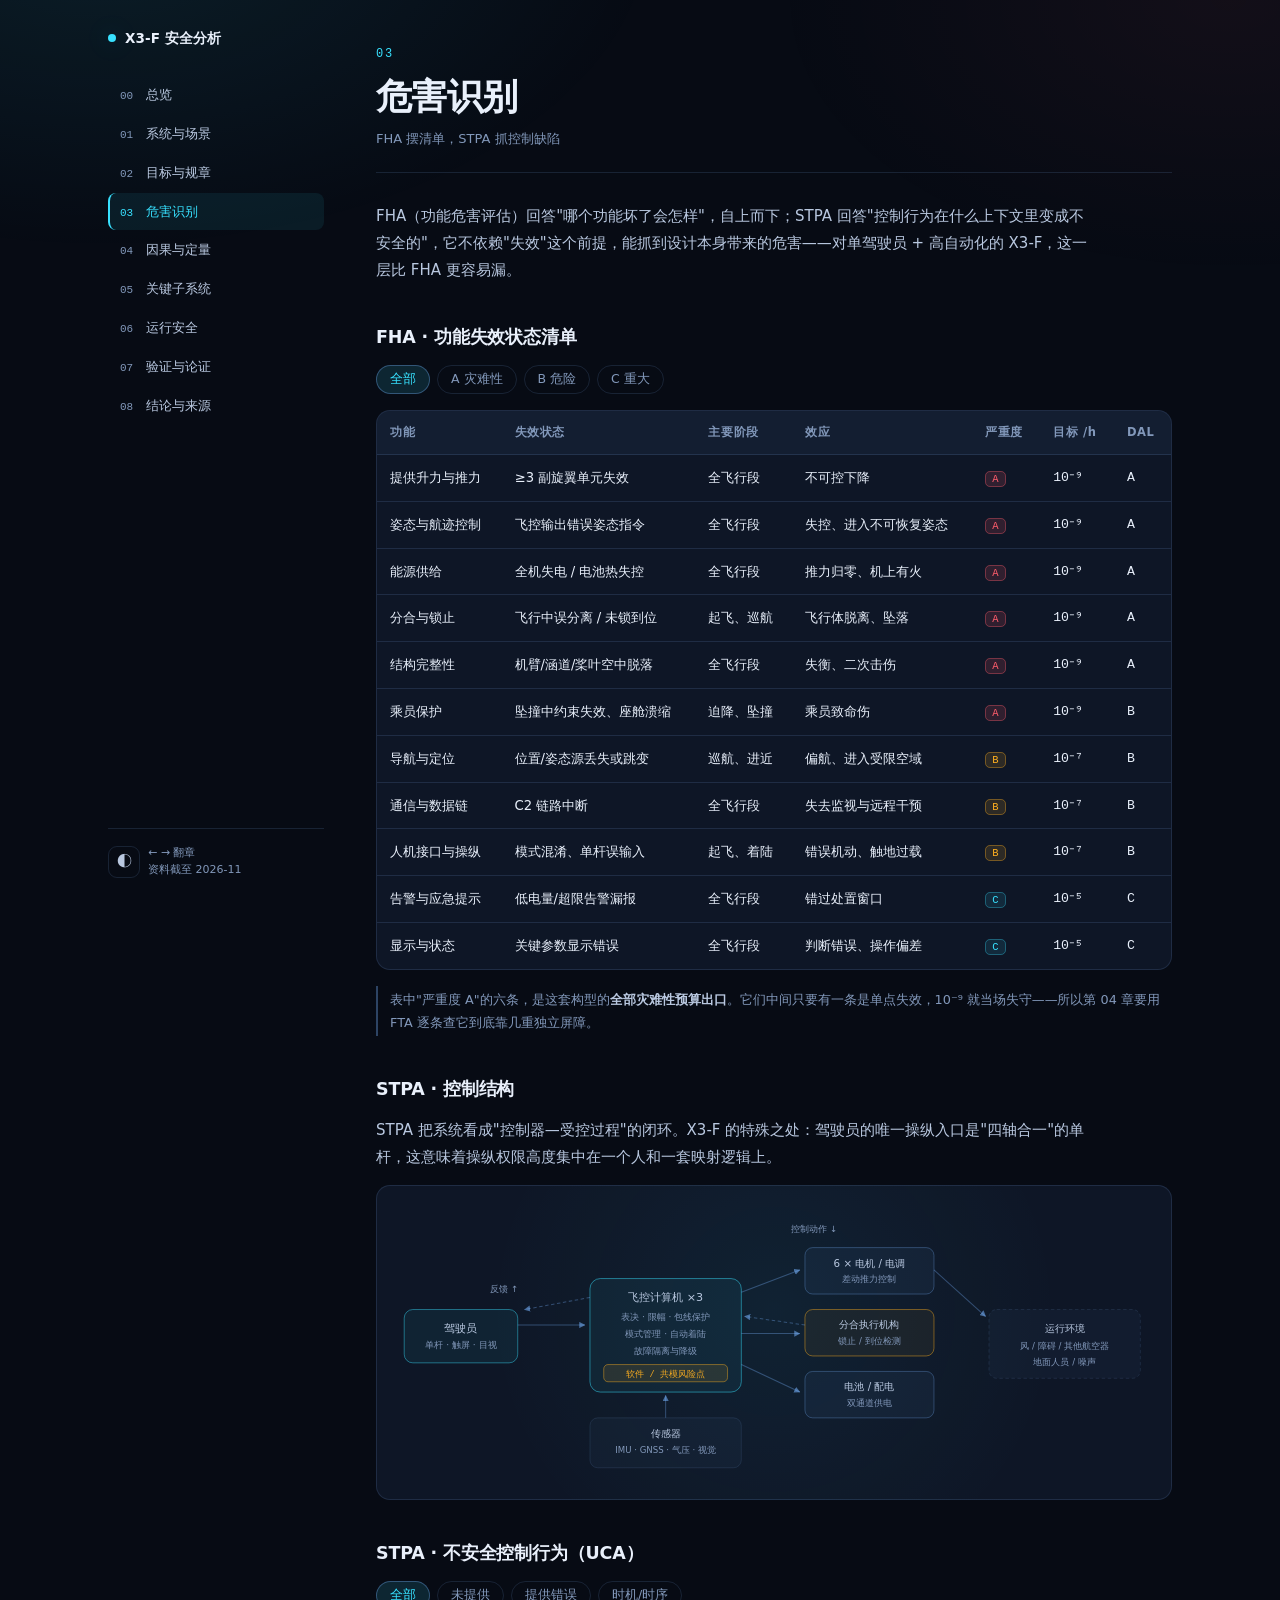
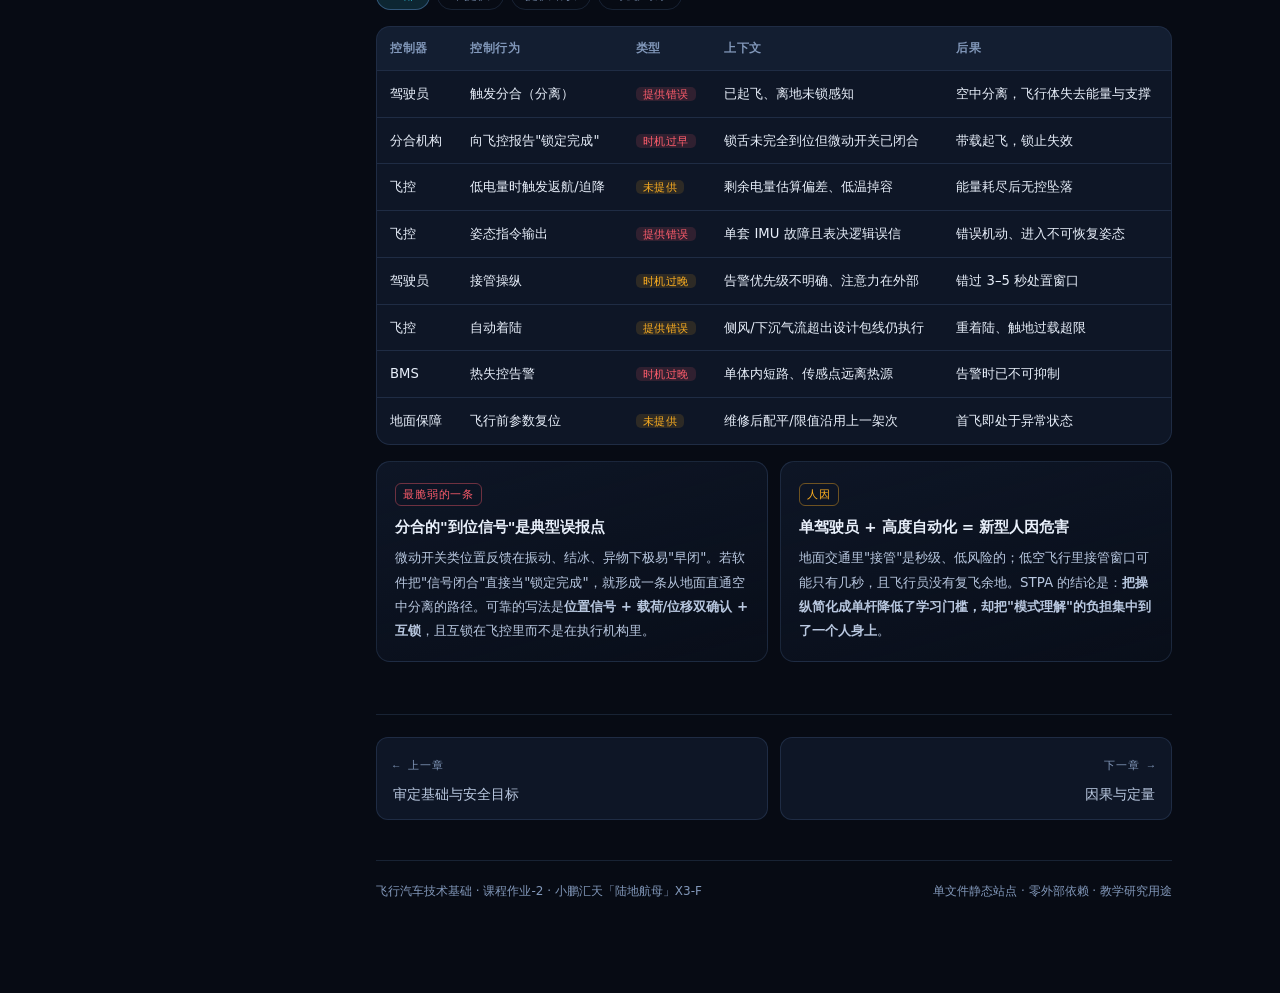
<file: hazards.html>
<!DOCTYPE html>
<html lang="zh-CN" data-theme="dark">
<head>
<meta charset="UTF-8">
<meta name="viewport" content="width=device-width, initial-scale=1">
<title>危害识别 · X3-F 安全分析</title>
<meta name="description" content="针对小鹏汇天「陆地航母」X3-F 的全方位安全分析：运行概念、安全目标、FHA/STPA、FTA/CCA、关键子系统、运行风险与安全论证。">
<link rel="stylesheet" href="assets/style.css">
</head>
<body data-ch="hazards">
<div id="progress"></div>
<div class="shell">
  <aside>
    <div class="brand"><i></i><span>X3-F 安全分析</span></div>
    <ul class="side-nav">
      <li><a href="index.html"><span class="n">00</span>总览</a></li>
      <li><a href="system.html"><span class="n">01</span>系统与场景</a></li>
      <li><a href="objectives.html"><span class="n">02</span>目标与规章</a></li>
      <li><a href="hazards.html"><span class="n">03</span>危害识别</a></li>
      <li><a href="causal.html"><span class="n">04</span>因果与定量</a></li>
      <li><a href="subsystems.html"><span class="n">05</span>关键子系统</a></li>
      <li><a href="ops.html"><span class="n">06</span>运行安全</a></li>
      <li><a href="assurance.html"><span class="n">07</span>验证与论证</a></li>
      <li><a href="conclusion.html"><span class="n">08</span>结论与来源</a></li>
    </ul>
    <div class="side-foot">
      <button class="icon-btn" id="themeBtn" title="切换明暗主题（T）" aria-label="切换明暗主题">◐</button>
      <div class="hint">← → 翻章<br>资料截至 2026-11</div>
    </div>
  </aside>
  <main>
<header class="pagehead"><div class="num">03</div><h1>危害识别</h1><div class="kicker">FHA 摆清单，STPA 抓控制缺陷</div></header>
<p class="lead">FHA（功能危害评估）回答"哪个功能坏了会怎样"，自上而下；STPA 回答"控制行为在什么上下文里变成不安全的"，它不依赖"失效"这个前提，能抓到设计本身带来的危害——对单驾驶员 + 高自动化的 X3-F，这一层比 FHA 更容易漏。</p>

      <h3 class="sec">FHA · 功能失效状态清单</h3>
      <div class="chips" id="fhaChips">
        <button class="chip on" data-filter="all">全部</button>
        <button class="chip" data-filter="a">A 灾难性</button>
        <button class="chip" data-filter="b">B 危险</button>
        <button class="chip" data-filter="c">C 重大</button>
      </div>
      <div class="tbl-wrap">
        <table id="fhaTable">
          <thead><tr><th>功能</th><th>失效状态</th><th>主要阶段</th><th>效应</th><th>严重度</th><th>目标 /h</th><th>DAL</th></tr></thead>
          <tbody>
            <tr data-lv="a"><td>提供升力与推力</td><td>≥3 副旋翼单元失效</td><td>全飞行段</td><td>不可控下降</td><td><span class="badge a">A</span></td><td class="num">10⁻⁹</td><td class="num">A</td></tr>
            <tr data-lv="a"><td>姿态与航迹控制</td><td>飞控输出错误姿态指令</td><td>全飞行段</td><td>失控、进入不可恢复姿态</td><td><span class="badge a">A</span></td><td class="num">10⁻⁹</td><td class="num">A</td></tr>
            <tr data-lv="a"><td>能源供给</td><td>全机失电 / 电池热失控</td><td>全飞行段</td><td>推力归零、机上有火</td><td><span class="badge a">A</span></td><td class="num">10⁻⁹</td><td class="num">A</td></tr>
            <tr data-lv="a"><td>分合与锁止</td><td>飞行中误分离 / 未锁到位</td><td>起飞、巡航</td><td>飞行体脱离、坠落</td><td><span class="badge a">A</span></td><td class="num">10⁻⁹</td><td class="num">A</td></tr>
            <tr data-lv="a"><td>结构完整性</td><td>机臂/涵道/桨叶空中脱落</td><td>全飞行段</td><td>失衡、二次击伤</td><td><span class="badge a">A</span></td><td class="num">10⁻⁹</td><td class="num">A</td></tr>
            <tr data-lv="a"><td>乘员保护</td><td>坠撞中约束失效、座舱溃缩</td><td>迫降、坠撞</td><td>乘员致命伤</td><td><span class="badge a">A</span></td><td class="num">10⁻⁹</td><td class="num">B</td></tr>
            <tr data-lv="b"><td>导航与定位</td><td>位置/姿态源丢失或跳变</td><td>巡航、进近</td><td>偏航、进入受限空域</td><td><span class="badge b">B</span></td><td class="num">10⁻⁷</td><td class="num">B</td></tr>
            <tr data-lv="b"><td>通信与数据链</td><td>C2 链路中断</td><td>全飞行段</td><td>失去监视与远程干预</td><td><span class="badge b">B</span></td><td class="num">10⁻⁷</td><td class="num">B</td></tr>
            <tr data-lv="b"><td>人机接口与操纵</td><td>模式混淆、单杆误输入</td><td>起飞、着陆</td><td>错误机动、触地过载</td><td><span class="badge b">B</span></td><td class="num">10⁻⁷</td><td class="num">B</td></tr>
            <tr data-lv="c"><td>告警与应急提示</td><td>低电量/超限告警漏报</td><td>全飞行段</td><td>错过处置窗口</td><td><span class="badge c">C</span></td><td class="num">10⁻⁵</td><td class="num">C</td></tr>
            <tr data-lv="c"><td>显示与状态</td><td>关键参数显示错误</td><td>全飞行段</td><td>判断错误、操作偏差</td><td><span class="badge c">C</span></td><td class="num">10⁻⁵</td><td class="num">C</td></tr>
          </tbody>
        </table>
      </div>
      <p class="note">表中"严重度 A"的六条，是这套构型的<b>全部灾难性预算出口</b>。它们中间只要有一条是单点失效，10⁻⁹ 就当场失守——所以第 04 章要用 FTA 逐条查它到底靠几重独立屏障。</p>

      <h3 class="sec">STPA · 控制结构</h3>
      <p class="lead" style="margin-bottom:14px">STPA 把系统看成"控制器—受控过程"的闭环。X3-F 的特殊之处：驾驶员的唯一操纵入口是"四轴合一"的单杆，这意味着操纵权限高度集中在一个人和一套映射逻辑上。</p>
      <div class="viz" style="padding:10px">
        <svg viewBox="0 0 900 340" role="img" aria-label="X3-F STPA 控制结构：驾驶员、飞控、执行机构与环境">
          <defs>
            <marker id="arw" viewBox="0 0 10 10" refX="9" refY="5" markerWidth="6" markerHeight="6" orient="auto-start-reverse">
              <path d="M0 0 L10 5 L0 10 z" fill="rgba(120,180,255,.55)"/>
            </marker>
          </defs>
          <!-- 驾驶员 -->
          <g>
            <rect x="20" y="132" width="132" height="62" rx="10" fill="rgba(56,225,255,.06)" stroke="rgba(56,225,255,.5)"/>
            <text x="86" y="158" text-anchor="middle" fill="var(--ink2)" font-size="12.5" font-family="var(--sans)">驾驶员</text>
            <text x="86" y="177" text-anchor="middle" fill="var(--muted)" font-size="10.5" font-family="var(--sans)">单杆 · 触屏 · 目视</text>
          </g>
          <!-- 飞控 -->
          <g>
            <rect x="236" y="96" width="176" height="132" rx="12" fill="rgba(56,225,255,.05)" stroke="rgba(56,225,255,.55)"/>
            <text x="324" y="122" text-anchor="middle" fill="var(--ink2)" font-size="13" font-family="var(--sans)">飞控计算机 ×3</text>
            <text x="324" y="144" text-anchor="middle" fill="var(--muted)" font-size="10.5" font-family="var(--sans)">表决 · 限幅 · 包线保护</text>
            <text x="324" y="164" text-anchor="middle" fill="var(--muted)" font-size="10.5" font-family="var(--sans)">模式管理 · 自动着陆</text>
            <text x="324" y="184" text-anchor="middle" fill="var(--muted)" font-size="10.5" font-family="var(--sans)">故障隔离与降级</text>
            <rect x="252" y="196" width="144" height="20" rx="5" fill="rgba(255,176,32,.10)" stroke="rgba(255,176,32,.5)"/>
            <text x="324" y="211" text-anchor="middle" fill="rgba(255,176,32,.95)" font-size="10" font-family="var(--mono)">软件 / 共模风险点</text>
          </g>
          <!-- 执行 -->
          <g>
            <rect x="486" y="60" width="150" height="54" rx="9" fill="rgba(120,180,255,.05)" stroke="var(--line2)"/>
            <text x="561" y="82" text-anchor="middle" fill="var(--ink2)" font-size="12" font-family="var(--sans)">6 × 电机 / 电调</text>
            <text x="561" y="100" text-anchor="middle" fill="var(--muted)" font-size="10" font-family="var(--sans)">差动推力控制</text>
            <rect x="486" y="132" width="150" height="54" rx="9" fill="rgba(255,176,32,.05)" stroke="rgba(255,176,32,.5)"/>
            <text x="561" y="154" text-anchor="middle" fill="var(--ink2)" font-size="12" font-family="var(--sans)">分合执行机构</text>
            <text x="561" y="172" text-anchor="middle" fill="var(--muted)" font-size="10" font-family="var(--sans)">锁止 / 到位检测</text>
            <rect x="486" y="204" width="150" height="54" rx="9" fill="rgba(120,180,255,.05)" stroke="var(--line2)"/>
            <text x="561" y="226" text-anchor="middle" fill="var(--ink2)" font-size="12" font-family="var(--sans)">电池 / 配电</text>
            <text x="561" y="244" text-anchor="middle" fill="var(--muted)" font-size="10" font-family="var(--sans)">双通道供电</text>
          </g>
          <!-- 传感器 -->
          <g>
            <rect x="236" y="258" width="176" height="58" rx="9" fill="rgba(120,180,255,.04)" stroke="var(--line)"/>
            <text x="324" y="280" text-anchor="middle" fill="var(--ink2)" font-size="12" font-family="var(--sans)">传感器</text>
            <text x="324" y="299" text-anchor="middle" fill="var(--muted)" font-size="10" font-family="var(--sans)">IMU · GNSS · 气压 · 视觉</text>
          </g>
          <!-- 环境 -->
          <g>
            <rect x="700" y="132" width="176" height="80" rx="9" fill="rgba(120,180,255,.04)" stroke="var(--line)" stroke-dasharray="4 3"/>
            <text x="788" y="158" text-anchor="middle" fill="var(--ink2)" font-size="12" font-family="var(--sans)">运行环境</text>
            <text x="788" y="178" text-anchor="middle" fill="var(--muted)" font-size="10" font-family="var(--sans)">风 / 障碍 / 其他航空器</text>
            <text x="788" y="196" text-anchor="middle" fill="var(--muted)" font-size="10" font-family="var(--sans)">地面人员 / 噪声</text>
          </g>
          <!-- 连线 -->
          <g class="wire" marker-end="url(#arw)">
            <line x1="152" y1="150" x2="230" y2="150"/>
            <line x1="412" y1="112" x2="480" y2="86"/>
            <line x1="412" y1="160" x2="480" y2="160"/>
            <line x1="412" y1="196" x2="480" y2="228"/>
            <line x1="324" y1="258" x2="324" y2="232"/>
            <line x1="636" y1="86" x2="696" y2="140"/>
          </g>
          <g class="wire" stroke-dasharray="4 3" marker-end="url(#arw)">
            <line x1="236" y1="118" x2="160" y2="132"/>
            <line x1="486" y1="150" x2="416" y2="140"/>
          </g>
          <text x="470" y="42" fill="var(--muted)" font-size="10" font-family="var(--sans)">控制动作 ↓</text>
          <text x="120" y="112" fill="var(--muted)" font-size="10" font-family="var(--sans)">反馈 ↑</text>
        </svg>
      </div>

      <h3 class="sec">STPA · 不安全控制行为（UCA）</h3>
      <div class="chips" id="ucaChips">
        <button class="chip on" data-filter="all">全部</button>
        <button class="chip" data-filter="not">未提供</button>
        <button class="chip" data-filter="wrong">提供错误</button>
        <button class="chip" data-filter="time">时机/时序</button>
      </div>
      <div class="tbl-wrap">
        <table id="ucaTable">
          <thead><tr><th>控制器</th><th>控制行为</th><th>类型</th><th>上下文</th><th>后果</th></tr></thead>
          <tbody>
            <tr data-lv="wrong"><td>驾驶员</td><td>触发分合（分离）</td><td><span class="lvl h">提供错误</span></td><td>已起飞、离地未锁感知</td><td>空中分离，飞行体失去能量与支撑</td></tr>
            <tr data-lv="time"><td>分合机构</td><td>向飞控报告"锁定完成"</td><td><span class="lvl h">时机过早</span></td><td>锁舌未完全到位但微动开关已闭合</td><td>带载起飞，锁止失效</td></tr>
            <tr data-lv="not"><td>飞控</td><td>低电量时触发返航/迫降</td><td><span class="lvl m">未提供</span></td><td>剩余电量估算偏差、低温掉容</td><td>能量耗尽后无控坠落</td></tr>
            <tr data-lv="wrong"><td>飞控</td><td>姿态指令输出</td><td><span class="lvl h">提供错误</span></td><td>单套 IMU 故障且表决逻辑误信</td><td>错误机动、进入不可恢复姿态</td></tr>
            <tr data-lv="time"><td>驾驶员</td><td>接管操纵</td><td><span class="lvl m">时机过晚</span></td><td>告警优先级不明确、注意力在外部</td><td>错过 3–5 秒处置窗口</td></tr>
            <tr data-lv="wrong"><td>飞控</td><td>自动着陆</td><td><span class="lvl m">提供错误</span></td><td>侧风/下沉气流超出设计包线仍执行</td><td>重着陆、触地过载超限</td></tr>
            <tr data-lv="time"><td>BMS</td><td>热失控告警</td><td><span class="lvl h">时机过晚</span></td><td>单体内短路、传感点远离热源</td><td>告警时已不可抑制</td></tr>
            <tr data-lv="not"><td>地面保障</td><td>飞行前参数复位</td><td><span class="lvl m">未提供</span></td><td>维修后配平/限值沿用上一架次</td><td>首飞即处于异常状态</td></tr>
          </tbody>
        </table>
      </div>
      <div class="grid g2" style="margin-top:16px">
        <div class="card"><span class="tag red">最脆弱的一条</span><h4>分合的"到位信号"是典型误报点</h4><p>微动开关类位置反馈在振动、结冰、异物下极易"早闭"。若软件把"信号闭合"直接当"锁定完成"，就形成一条从地面直通空中分离的路径。可靠的写法是<b>位置信号 + 载荷/位移双确认 + 互锁</b>，且互锁在飞控里而不是在执行机构里。</p></div>
        <div class="card"><span class="tag amber">人因</span><h4>单驾驶员 + 高度自动化 = 新型人因危害</h4><p>地面交通里"接管"是秒级、低风险的；低空飞行里接管窗口可能只有几秒，且飞行员没有复飞余地。STPA 的结论是：<b>把操纵简化成单杆降低了学习门槛，却把"模式理解"的负担集中到了一个人身上</b>。</p></div>
      </div>
<nav class="pager"><a href="objectives.html"><span class="dir">← 上一章</span><span class="t">审定基础与安全目标</span></a><a class="next" href="causal.html"><span class="dir">下一章 →</span><span class="t">因果与定量</span></a></nav>
    <footer class="site">
      <div>飞行汽车技术基础 · 课程作业-2 · 小鹏汇天「陆地航母」X3-F</div>
      <div>单文件静态站点 · 零外部依赖 · 教学研究用途</div>
    </footer>
  </main>
</div>
<button id="top" title="回到顶部" aria-label="回到顶部">↑</button>
<script src="assets/app.js" defer></script>
</body>
</html>
</file>
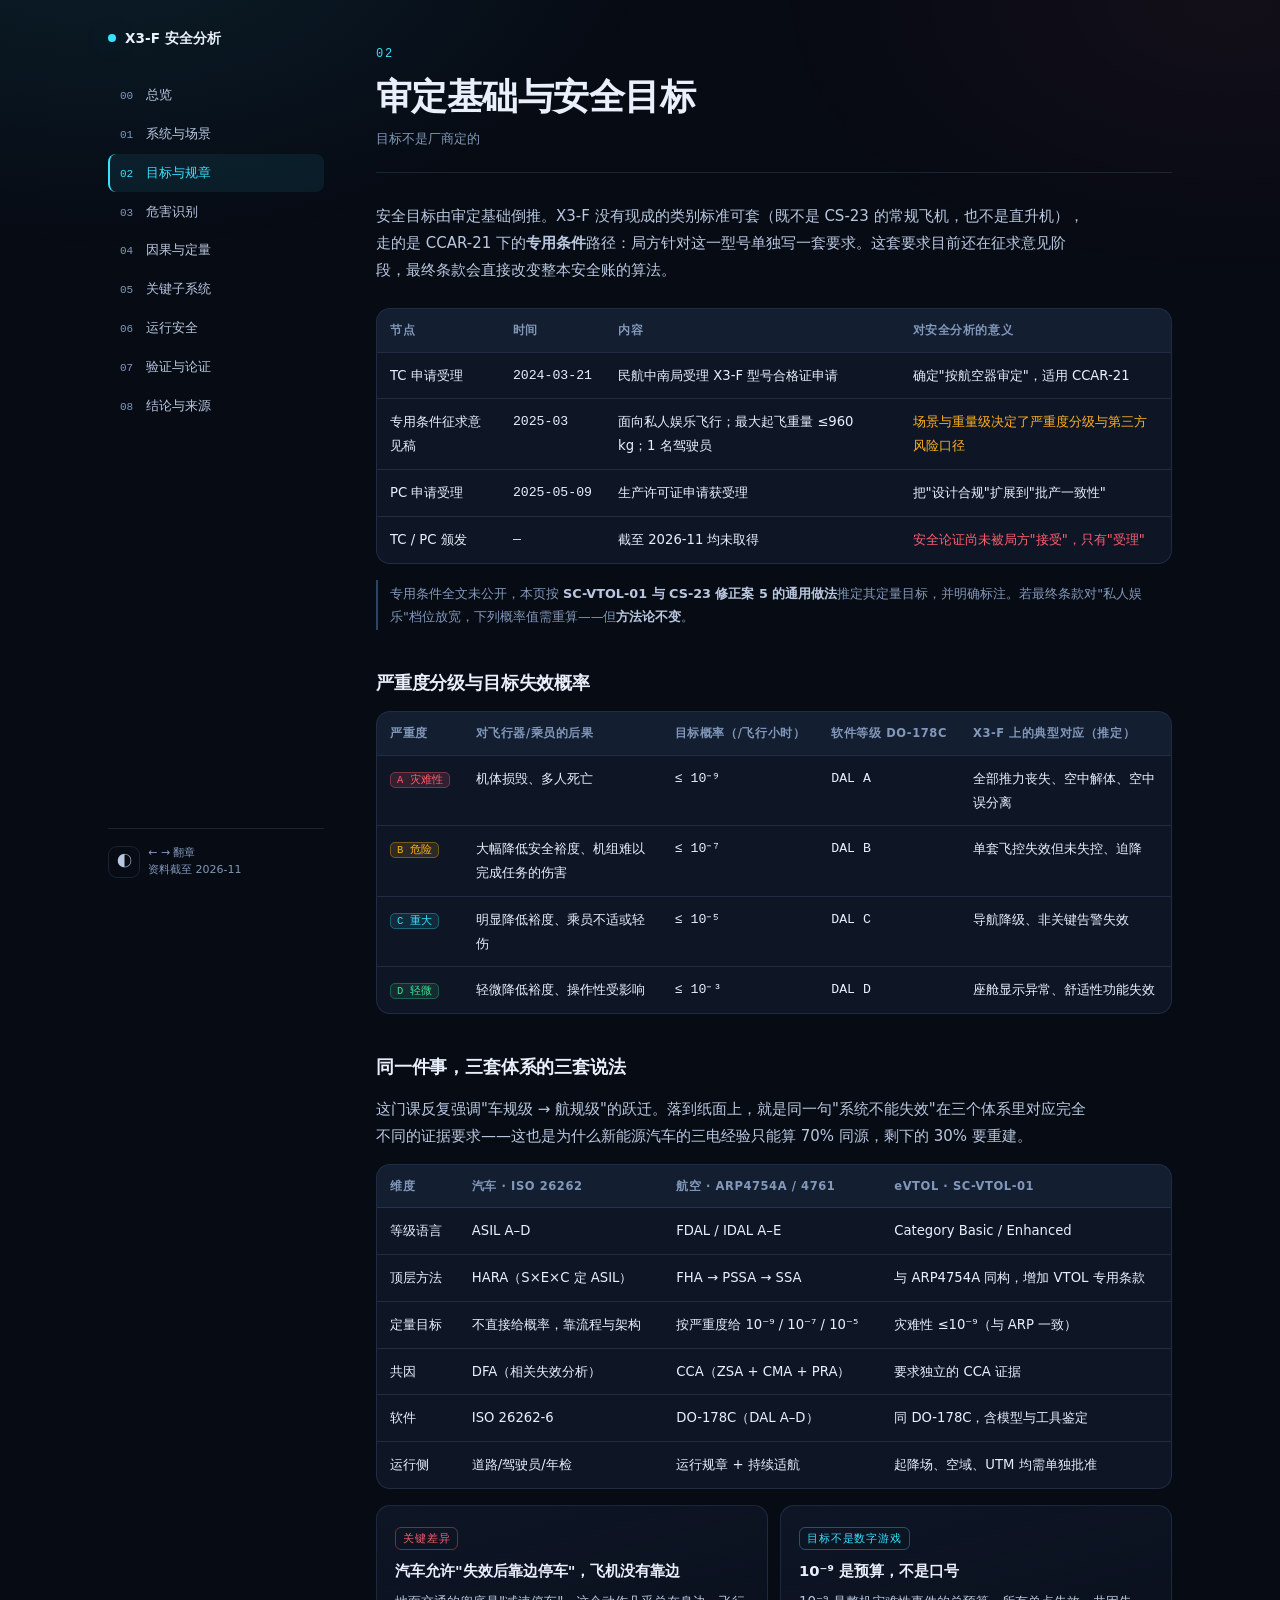
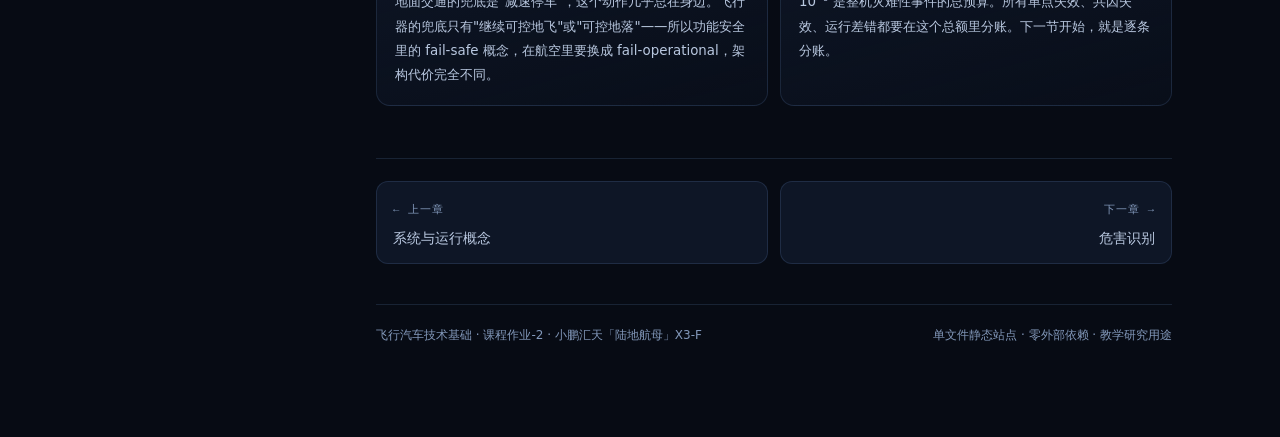
<file: objectives.html>
<!DOCTYPE html>
<html lang="zh-CN" data-theme="dark">
<head>
<meta charset="UTF-8">
<meta name="viewport" content="width=device-width, initial-scale=1">
<title>审定基础与安全目标 · X3-F 安全分析</title>
<meta name="description" content="针对小鹏汇天「陆地航母」X3-F 的全方位安全分析：运行概念、安全目标、FHA/STPA、FTA/CCA、关键子系统、运行风险与安全论证。">
<link rel="stylesheet" href="assets/style.css">
</head>
<body data-ch="objectives">
<div id="progress"></div>
<div class="shell">
  <aside>
    <div class="brand"><i></i><span>X3-F 安全分析</span></div>
    <ul class="side-nav">
      <li><a href="index.html"><span class="n">00</span>总览</a></li>
      <li><a href="system.html"><span class="n">01</span>系统与场景</a></li>
      <li><a href="objectives.html"><span class="n">02</span>目标与规章</a></li>
      <li><a href="hazards.html"><span class="n">03</span>危害识别</a></li>
      <li><a href="causal.html"><span class="n">04</span>因果与定量</a></li>
      <li><a href="subsystems.html"><span class="n">05</span>关键子系统</a></li>
      <li><a href="ops.html"><span class="n">06</span>运行安全</a></li>
      <li><a href="assurance.html"><span class="n">07</span>验证与论证</a></li>
      <li><a href="conclusion.html"><span class="n">08</span>结论与来源</a></li>
    </ul>
    <div class="side-foot">
      <button class="icon-btn" id="themeBtn" title="切换明暗主题（T）" aria-label="切换明暗主题">◐</button>
      <div class="hint">← → 翻章<br>资料截至 2026-11</div>
    </div>
  </aside>
  <main>
<header class="pagehead"><div class="num">02</div><h1>审定基础与安全目标</h1><div class="kicker">目标不是厂商定的</div></header>
<p class="lead">安全目标由审定基础倒推。X3-F 没有现成的类别标准可套（既不是 CS-23 的常规飞机，也不是直升机），走的是 CCAR-21 下的<b>专用条件</b>路径：局方针对这一型号单独写一套要求。这套要求目前还在征求意见阶段，最终条款会直接改变整本安全账的算法。</p>

      <div class="tbl-wrap">
        <table>
          <thead><tr><th>节点</th><th>时间</th><th>内容</th><th>对安全分析的意义</th></tr></thead>
          <tbody>
            <tr><td>TC 申请受理</td><td class="num">2024-03-21</td><td>民航中南局受理 X3-F 型号合格证申请</td><td>确定"按航空器审定"，适用 CCAR-21</td></tr>
            <tr><td>专用条件征求意见稿</td><td class="num">2025-03</td><td>面向私人娱乐飞行；最大起飞重量 ≤960 kg；1 名驾驶员</td><td class="warn">场景与重量级决定了严重度分级与第三方风险口径</td></tr>
            <tr><td>PC 申请受理</td><td class="num">2025-05-09</td><td>生产许可证申请获受理</td><td>把"设计合规"扩展到"批产一致性"</td></tr>
            <tr><td>TC / PC 颁发</td><td class="num">—</td><td>截至 2026-11 均未取得</td><td class="bad">安全论证尚未被局方"接受"，只有"受理"</td></tr>
          </tbody>
        </table>
      </div>
      <p class="note">专用条件全文未公开，本页按 <b>SC-VTOL-01 与 CS-23 修正案 5 的通用做法</b>推定其定量目标，并明确标注。若最终条款对"私人娱乐"档位放宽，下列概率值需重算——但<b>方法论不变</b>。</p>

      <h3 class="sec">严重度分级与目标失效概率</h3>
      <div class="tbl-wrap">
        <table>
          <thead><tr><th>严重度</th><th>对飞行器/乘员的后果</th><th>目标概率（/飞行小时）</th><th>软件等级 DO-178C</th><th>X3-F 上的典型对应（推定）</th></tr></thead>
          <tbody>
            <tr><td><span class="badge a">A 灾难性</span></td><td>机体损毁、多人死亡</td><td class="num">≤ 10⁻⁹</td><td class="num">DAL A</td><td>全部推力丧失、空中解体、空中误分离</td></tr>
            <tr><td><span class="badge b">B 危险</span></td><td>大幅降低安全裕度、机组难以完成任务的伤害</td><td class="num">≤ 10⁻⁷</td><td class="num">DAL B</td><td>单套飞控失效但未失控、迫降</td></tr>
            <tr><td><span class="badge c">C 重大</span></td><td>明显降低裕度、乘员不适或轻伤</td><td class="num">≤ 10⁻⁵</td><td class="num">DAL C</td><td>导航降级、非关键告警失效</td></tr>
            <tr><td><span class="badge d">D 轻微</span></td><td>轻微降低裕度、操作性受影响</td><td class="num">≤ 10⁻³</td><td class="num">DAL D</td><td>座舱显示异常、舒适性功能失效</td></tr>
          </tbody>
        </table>
      </div>

      <h3 class="sec">同一件事，三套体系的三套说法</h3>
      <p class="lead" style="margin-bottom:14px">这门课反复强调"车规级 → 航规级"的跃迁。落到纸面上，就是同一句"系统不能失效"在三个体系里对应完全不同的证据要求——这也是为什么新能源汽车的三电经验只能算 70% 同源，剩下的 30% 要重建。</p>
      <div class="tbl-wrap">
        <table>
          <thead><tr><th>维度</th><th>汽车 · ISO 26262</th><th>航空 · ARP4754A / 4761</th><th>eVTOL · SC-VTOL-01</th></tr></thead>
          <tbody>
            <tr><td>等级语言</td><td>ASIL A–D</td><td>FDAL / IDAL A–E</td><td>Category Basic / Enhanced</td></tr>
            <tr><td>顶层方法</td><td>HARA（S×E×C 定 ASIL）</td><td>FHA → PSSA → SSA</td><td>与 ARP4754A 同构，增加 VTOL 专用条款</td></tr>
            <tr><td>定量目标</td><td>不直接给概率，靠流程与架构</td><td>按严重度给 10⁻⁹ / 10⁻⁷ / 10⁻⁵</td><td>灾难性 ≤10⁻⁹（与 ARP 一致）</td></tr>
            <tr><td>共因</td><td>DFA（相关失效分析）</td><td>CCA（ZSA + CMA + PRA）</td><td>要求独立的 CCA 证据</td></tr>
            <tr><td>软件</td><td>ISO 26262-6</td><td>DO-178C（DAL A–D）</td><td>同 DO-178C，含模型与工具鉴定</td></tr>
            <tr><td>运行侧</td><td>道路/驾驶员/年检</td><td>运行规章 + 持续适航</td><td>起降场、空域、UTM 均需单独批准</td></tr>
          </tbody>
        </table>
      </div>
      <div class="grid g2" style="margin-top:16px">
        <div class="card"><span class="tag red">关键差异</span><h4>汽车允许"失效后靠边停车"，飞机没有靠边</h4><p>地面交通的兜底是"减速停车"，这个动作几乎总在身边。飞行器的兜底只有"继续可控地飞"或"可控地落"——所以功能安全里的 fail-safe 概念，在航空里要换成 fail-operational，架构代价完全不同。</p></div>
        <div class="card"><span class="tag">目标不是数字游戏</span><h4>10⁻⁹ 是预算，不是口号</h4><p>10⁻⁹ 是整机灾难性事件的总预算。所有单点失效、共因失效、运行差错都要在这个总额里分账。下一节开始，就是逐条分账。</p></div>
      </div>
<nav class="pager"><a href="system.html"><span class="dir">← 上一章</span><span class="t">系统与运行概念</span></a><a class="next" href="hazards.html"><span class="dir">下一章 →</span><span class="t">危害识别</span></a></nav>
    <footer class="site">
      <div>飞行汽车技术基础 · 课程作业-2 · 小鹏汇天「陆地航母」X3-F</div>
      <div>单文件静态站点 · 零外部依赖 · 教学研究用途</div>
    </footer>
  </main>
</div>
<button id="top" title="回到顶部" aria-label="回到顶部">↑</button>
<script src="assets/app.js" defer></script>
</body>
</html>
</file>
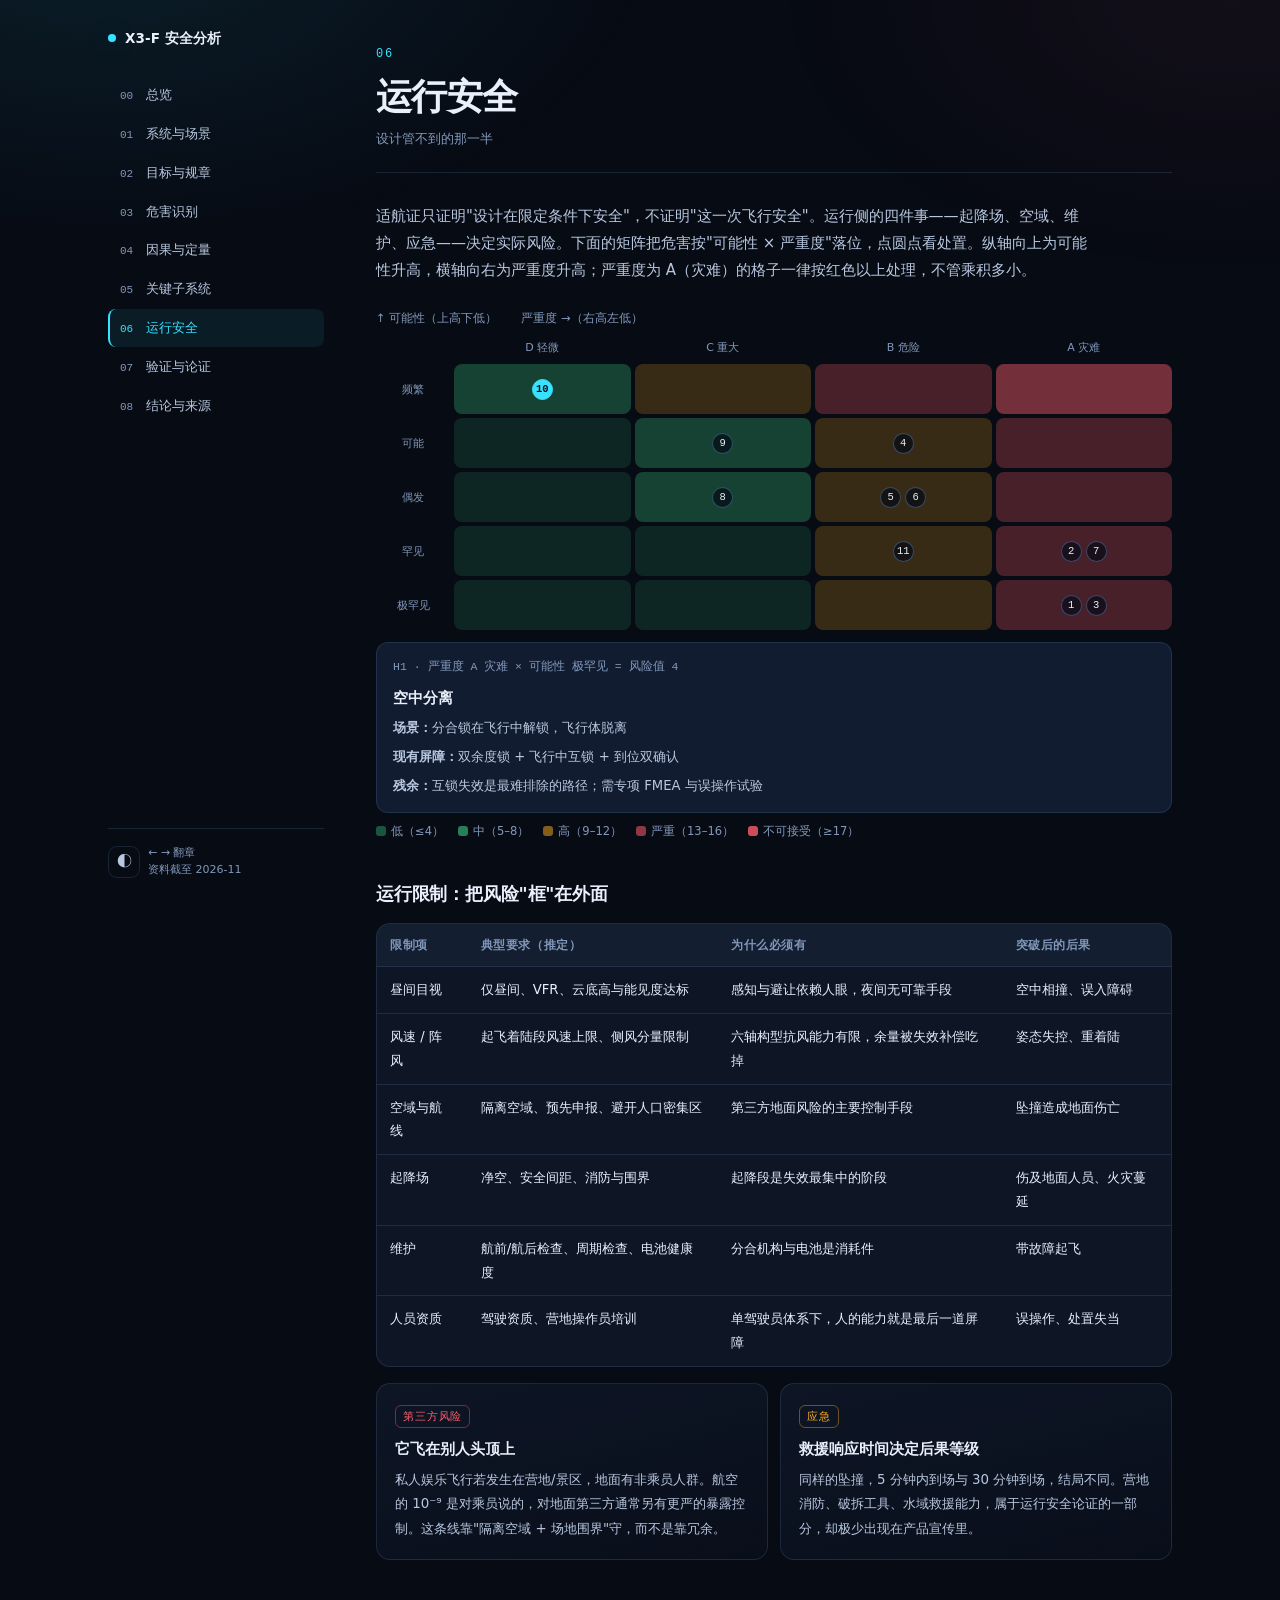
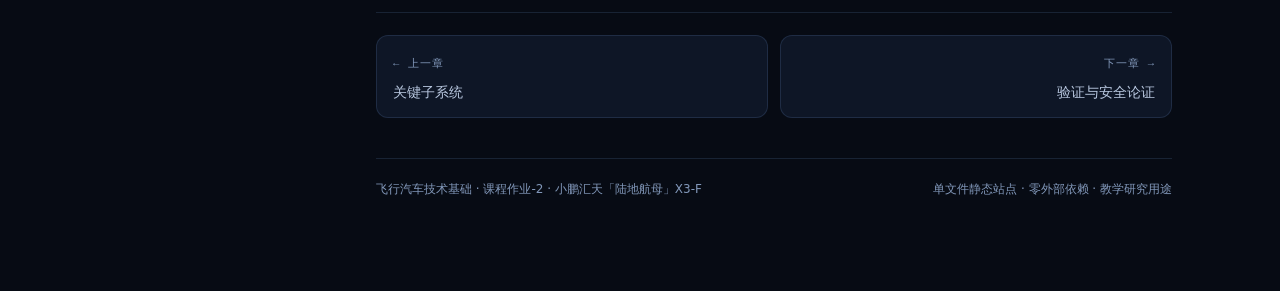
<file: ops.html>
<!DOCTYPE html>
<html lang="zh-CN" data-theme="dark">
<head>
<meta charset="UTF-8">
<meta name="viewport" content="width=device-width, initial-scale=1">
<title>运行安全 · X3-F 安全分析</title>
<meta name="description" content="针对小鹏汇天「陆地航母」X3-F 的全方位安全分析：运行概念、安全目标、FHA/STPA、FTA/CCA、关键子系统、运行风险与安全论证。">
<link rel="stylesheet" href="assets/style.css">
</head>
<body data-ch="ops">
<div id="progress"></div>
<div class="shell">
  <aside>
    <div class="brand"><i></i><span>X3-F 安全分析</span></div>
    <ul class="side-nav">
      <li><a href="index.html"><span class="n">00</span>总览</a></li>
      <li><a href="system.html"><span class="n">01</span>系统与场景</a></li>
      <li><a href="objectives.html"><span class="n">02</span>目标与规章</a></li>
      <li><a href="hazards.html"><span class="n">03</span>危害识别</a></li>
      <li><a href="causal.html"><span class="n">04</span>因果与定量</a></li>
      <li><a href="subsystems.html"><span class="n">05</span>关键子系统</a></li>
      <li><a href="ops.html"><span class="n">06</span>运行安全</a></li>
      <li><a href="assurance.html"><span class="n">07</span>验证与论证</a></li>
      <li><a href="conclusion.html"><span class="n">08</span>结论与来源</a></li>
    </ul>
    <div class="side-foot">
      <button class="icon-btn" id="themeBtn" title="切换明暗主题（T）" aria-label="切换明暗主题">◐</button>
      <div class="hint">← → 翻章<br>资料截至 2026-11</div>
    </div>
  </aside>
  <main>
<header class="pagehead"><div class="num">06</div><h1>运行安全</h1><div class="kicker">设计管不到的那一半</div></header>
<p class="lead">适航证只证明"设计在限定条件下安全"，不证明"这一次飞行安全"。运行侧的四件事——起降场、空域、维护、应急——决定实际风险。下面的矩阵把危害按"可能性 × 严重度"落位，点圆点看处置。纵轴向上为可能性升高，横轴向右为严重度升高；严重度为 A（灾难）的格子一律按红色以上处理，不管乘积多小。</p>

      <div style="font-size:11.5px;color:var(--muted);margin-bottom:6px">↑ 可能性（上高下低）　　严重度 →（右高左低）</div>
      <div class="mx5" id="riskMatrix" style="grid-template-columns:74px repeat(4,1fr)" aria-label="风险矩阵"></div>
      <div class="mx-detail" id="mxDetail"></div>
      <div style="display:flex;gap:14px;flex-wrap:wrap;font-size:11.5px;color:var(--muted);margin-top:8px">
        <span><i style="display:inline-block;width:10px;height:10px;border-radius:3px;background:rgba(62,224,143,.35);margin-right:5px;vertical-align:middle"></i>低（≤4）</span>
        <span><i style="display:inline-block;width:10px;height:10px;border-radius:3px;background:rgba(62,224,143,.55);margin-right:5px;vertical-align:middle"></i>中（5–8）</span>
        <span><i style="display:inline-block;width:10px;height:10px;border-radius:3px;background:rgba(255,176,32,.5);margin-right:5px;vertical-align:middle"></i>高（9–12）</span>
        <span><i style="display:inline-block;width:10px;height:10px;border-radius:3px;background:rgba(255,93,108,.55);margin-right:5px;vertical-align:middle"></i>严重（13–16）</span>
        <span><i style="display:inline-block;width:10px;height:10px;border-radius:3px;background:rgba(255,93,108,.8);margin-right:5px;vertical-align:middle"></i>不可接受（≥17）</span>
      </div>

      <h3 class="sec">运行限制：把风险"框"在外面</h3>
      <div class="tbl-wrap">
        <table>
          <thead><tr><th>限制项</th><th>典型要求（推定）</th><th>为什么必须有</th><th>突破后的后果</th></tr></thead>
          <tbody>
            <tr><td>昼间目视</td><td>仅昼间、VFR、云底高与能见度达标</td><td>感知与避让依赖人眼，夜间无可靠手段</td><td>空中相撞、误入障碍</td></tr>
            <tr><td>风速 / 阵风</td><td>起飞着陆段风速上限、侧风分量限制</td><td>六轴构型抗风能力有限，余量被失效补偿吃掉</td><td>姿态失控、重着陆</td></tr>
            <tr><td>空域与航线</td><td>隔离空域、预先申报、避开人口密集区</td><td>第三方地面风险的主要控制手段</td><td>坠撞造成地面伤亡</td></tr>
            <tr><td>起降场</td><td>净空、安全间距、消防与围界</td><td>起降段是失效最集中的阶段</td><td>伤及地面人员、火灾蔓延</td></tr>
            <tr><td>维护</td><td>航前/航后检查、周期检查、电池健康度</td><td>分合机构与电池是消耗件</td><td>带故障起飞</td></tr>
            <tr><td>人员资质</td><td>驾驶资质、营地操作员培训</td><td>单驾驶员体系下，人的能力就是最后一道屏障</td><td>误操作、处置失当</td></tr>
          </tbody>
        </table>
      </div>

      <div class="grid g2" style="margin-top:16px">
        <div class="card"><span class="tag red">第三方风险</span><h4>它飞在别人头顶上</h4><p>私人娱乐飞行若发生在营地/景区，地面有非乘员人群。航空的 10⁻⁹ 是对乘员说的，对地面第三方通常另有更严的暴露控制。这条线靠"隔离空域 + 场地围界"守，而不是靠冗余。</p></div>
        <div class="card"><span class="tag amber">应急</span><h4>救援响应时间决定后果等级</h4><p>同样的坠撞，5 分钟内到场与 30 分钟到场，结局不同。营地消防、破拆工具、水域救援能力，属于运行安全论证的一部分，却极少出现在产品宣传里。</p></div>
      </div>
<nav class="pager"><a href="subsystems.html"><span class="dir">← 上一章</span><span class="t">关键子系统</span></a><a class="next" href="assurance.html"><span class="dir">下一章 →</span><span class="t">验证与安全论证</span></a></nav>
    <footer class="site">
      <div>飞行汽车技术基础 · 课程作业-2 · 小鹏汇天「陆地航母」X3-F</div>
      <div>单文件静态站点 · 零外部依赖 · 教学研究用途</div>
    </footer>
  </main>
</div>
<button id="top" title="回到顶部" aria-label="回到顶部">↑</button>
<script src="assets/app.js" defer></script>
</body>
</html>
</file>
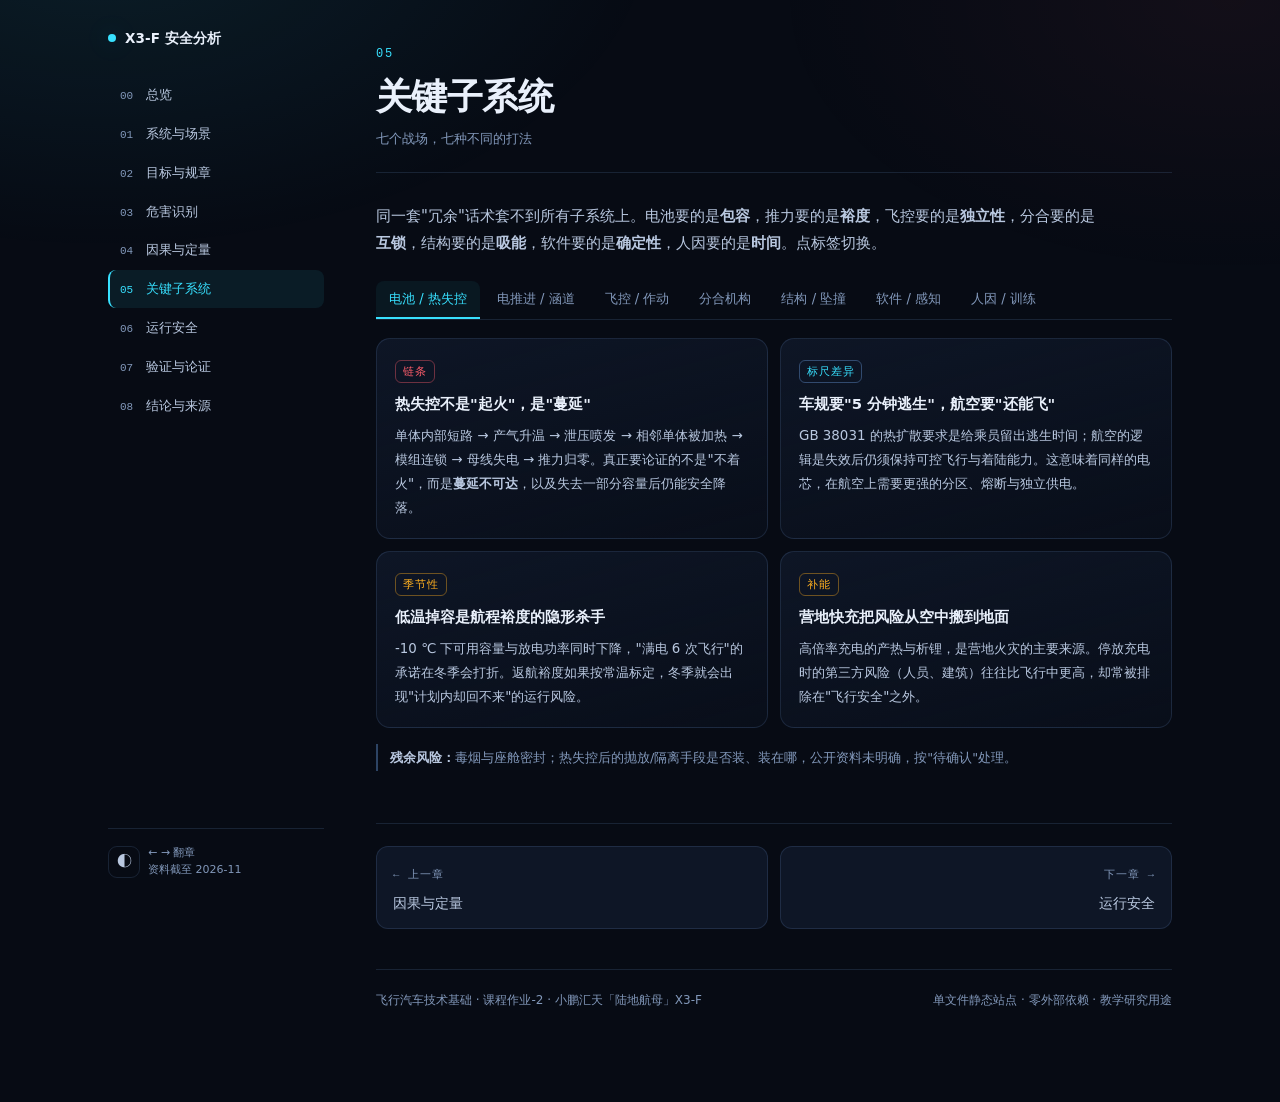
<file: subsystems.html>
<!DOCTYPE html>
<html lang="zh-CN" data-theme="dark">
<head>
<meta charset="UTF-8">
<meta name="viewport" content="width=device-width, initial-scale=1">
<title>关键子系统 · X3-F 安全分析</title>
<meta name="description" content="针对小鹏汇天「陆地航母」X3-F 的全方位安全分析：运行概念、安全目标、FHA/STPA、FTA/CCA、关键子系统、运行风险与安全论证。">
<link rel="stylesheet" href="assets/style.css">
</head>
<body data-ch="subsystems">
<div id="progress"></div>
<div class="shell">
  <aside>
    <div class="brand"><i></i><span>X3-F 安全分析</span></div>
    <ul class="side-nav">
      <li><a href="index.html"><span class="n">00</span>总览</a></li>
      <li><a href="system.html"><span class="n">01</span>系统与场景</a></li>
      <li><a href="objectives.html"><span class="n">02</span>目标与规章</a></li>
      <li><a href="hazards.html"><span class="n">03</span>危害识别</a></li>
      <li><a href="causal.html"><span class="n">04</span>因果与定量</a></li>
      <li><a href="subsystems.html"><span class="n">05</span>关键子系统</a></li>
      <li><a href="ops.html"><span class="n">06</span>运行安全</a></li>
      <li><a href="assurance.html"><span class="n">07</span>验证与论证</a></li>
      <li><a href="conclusion.html"><span class="n">08</span>结论与来源</a></li>
    </ul>
    <div class="side-foot">
      <button class="icon-btn" id="themeBtn" title="切换明暗主题（T）" aria-label="切换明暗主题">◐</button>
      <div class="hint">← → 翻章<br>资料截至 2026-11</div>
    </div>
  </aside>
  <main>
<header class="pagehead"><div class="num">05</div><h1>关键子系统</h1><div class="kicker">七个战场，七种不同的打法</div></header>
<p class="lead">同一套"冗余"话术套不到所有子系统上。电池要的是<b>包容</b>，推力要的是<b>裕度</b>，飞控要的是<b>独立性</b>，分合要的是<b>互锁</b>，结构要的是<b>吸能</b>，软件要的是<b>确定性</b>，人因要的是<b>时间</b>。点标签切换。</p>

      <div class="tabs" role="tablist">
        <button class="tab on" data-tab="b1" role="tab">电池 / 热失控</button>
        <button class="tab" data-tab="b2" role="tab">电推进 / 涵道</button>
        <button class="tab" data-tab="b3" role="tab">飞控 / 作动</button>
        <button class="tab" data-tab="b4" role="tab">分合机构</button>
        <button class="tab" data-tab="b5" role="tab">结构 / 坠撞</button>
        <button class="tab" data-tab="b6" role="tab">软件 / 感知</button>
        <button class="tab" data-tab="b7" role="tab">人因 / 训练</button>
      </div>

      <div class="panel" data-panel="b1">
        <div class="grid g2">
          <div class="card"><span class="tag red">链条</span><h4>热失控不是"起火"，是"蔓延"</h4><p>单体内部短路 → 产气升温 → 泄压喷发 → 相邻单体被加热 → 模组连锁 → 母线失电 → 推力归零。真正要论证的不是"不着火"，而是<b>蔓延不可达</b>，以及失去一部分容量后仍能安全降落。</p></div>
          <div class="card"><span class="tag">标尺差异</span><h4>车规要"5 分钟逃生"，航空要"还能飞"</h4><p>GB 38031 的热扩散要求是给乘员留出逃生时间；航空的逻辑是失效后仍须保持可控飞行与着陆能力。这意味着同样的电芯，在航空上需要更强的分区、熔断与独立供电。</p></div>
          <div class="card"><span class="tag amber">季节性</span><h4>低温掉容是航程裕度的隐形杀手</h4><p>-10 ℃ 下可用容量与放电功率同时下降，"满电 6 次飞行"的承诺在冬季会打折。返航裕度如果按常温标定，冬季就会出现"计划内却回不来"的运行风险。</p></div>
          <div class="card"><span class="tag amber">补能</span><h4>营地快充把风险从空中搬到地面</h4><p>高倍率充电的产热与析锂，是营地火灾的主要来源。停放充电时的第三方风险（人员、建筑）往往比飞行中更高，却常被排除在"飞行安全"之外。</p></div>
        </div>
        <p class="note"><b>残余风险：</b>毒烟与座舱密封；热失控后的抛放/隔离手段是否装、装在哪，公开资料未明确，按"待确认"处理。</p>
      </div>

      <div class="panel" data-panel="b2" hidden>
        <div class="grid g2">
          <div class="card"><span class="tag">裕度</span><h4>推重比 &gt;2 不是性能指标，是失效预算</h4><p>悬停只需推重比 1.0，余下的部分用来做机动、抗风、以及补偿失效单元。厂商公开"2 副旋翼失效仍可控"，等价于要求 ≥3 副同时失效才失控——这是第 04 章那条 10⁻¹² 的来源。</p></div>
          <div class="card"><span class="tag">涵道</span><h4>拿重量换包容性</h4><p>涵道把桨叶包起来，降低了桨叶断裂飞出与地面人员误触的风险，也压低了高频噪声；代价是结构重量、前飞阻力，以及结冰与异物更容易在通道内积聚。不可折叠则换来了结构简单。</p></div>
          <div class="card"><span class="tag amber">非对称</span><h4>同侧双失效比对角双失效难处理</h4><p>对角失效可以用剩余单元配平；同侧失效会同时损失滚转与俯仰的控制权限。真正需要专项验证的是<b>最不利组合</b>，而不是"任意两副"这句话。</p></div>
          <div class="card"><span class="tag amber">环境</span><h4>高温高原让裕度缩水</h4><p>空气密度下降直接降低推力，电机与电调还要面对散热变差。厂商标称的 360 km/h、500 km 与"2 副失效可控"，都不必然在 40 ℃、2000 m 条件下成立。</p></div>
        </div>
        <p class="note"><b>残余风险：</b>失效瞬间的瞬态（转矩突变、机身偏航）以及随之而来的驾驶员处置，比稳态余量更难验证。</p>
      </div>

      <div class="panel" data-panel="b3" hidden>
        <div class="grid g2">
          <div class="card"><span class="tag">架构</span><h4>3 套飞控不是"三保险"，是"两重容错"</h4><p>2oo3 表决在单通道失效后降为 2oo2——此时已不具备容错能力，必须限制继续飞行。所以"3 套"的正确表述是：能容忍一次故障，第二次故障就是危险状态。</p></div>
          <div class="card"><span class="tag red">真正的软肋</span><h4>三套飞控的独立性靠什么证明</h4><p>如果三套跑同一份软件、共用一路电源与一个时钟，那它们在共因面前是一套。DAL A 级别的独立性需要相异软件、独立供电、独立时钟与交叉比较，且要有 CCA 证据——这些都不在公开资料里。</p></div>
          <div class="card"><span class="tag">控制方式</span><h4>差动推力：没有舵面，全靠转速</h4><p>六轴六桨靠转速差产生力矩，控制带宽受电机响应与桨叶惯量限制。姿态控制的权限在低转速段最弱，这决定了它不能像直升机那样做大幅度机动。</p></div>
          <div class="card"><span class="tag amber">包线</span><h4>包线保护既是安全网，也是新风险</h4><p>飞控限制姿态与下降率，能防止驾驶员把飞机飞进不可恢复状态；但保护逻辑在传感器故障时会"锁定"错误姿态。保护越强，对传感器可信度的依赖越深。</p></div>
        </div>
        <p class="note"><b>残余风险：</b>传感器共模（IMU 同批次、同安装基座）与软件共模，是 2oo3 架构最常见的两个漏洞。</p>
      </div>

      <div class="panel" data-panel="b4" hidden>
        <div class="grid g2">
          <div class="card"><span class="tag red">唯一耦合点</span><h4>它必须"想分开时能分开，想锁住时绝不分"</h4><p>这是全机唯一同时承担两种相反安全要求的机构：地面要可靠解锁、空中要绝对锁死。设计上通常用双余度锁 + 位置与载荷双确认 + 飞控内互锁，且互锁优先级高于任何人工指令。</p></div>
          <div class="card"><span class="tag">证据</span><h4>"不会空中分离"需要一整套论证</h4><p>至少包括：FMEA（锁失效模式）、CCA（共因，如共用液压/电源/信号）、寿命与疲劳试验（每日分合的累积循环）、误操作试验（互锁被绕过的路径）。这是适航上的全新对象，没有现成条款。</p></div>
          <div class="card"><span class="tag amber">地面侧</span><h4>装载后重心升高，行驶稳定性变差</h4><p>把飞行体顶到车顶，整车质心显著上移、侧风面积增大。急弯、侧风、紧急制动下的侧翻风险属于车规范畴，但由航空部件引起，正好落在两套体系的缝里。</p></div>
          <div class="card"><span class="tag amber">公差</span><h4>5 分钟全自动对接的隐藏成本</h4><p>自动对准依赖视觉/机械导向，累积公差、风载、地面不平等都会引入偏差。偏差被结构"硬吃"下来，就变成锁止机构的预紧与疲劳。</p></div>
        </div>
        <p class="note"><b>残余风险：</b>微动开关类"到位信号"的早闭（见 STPA 表），是目前公开信息里最难排除的一条路径。</p>
      </div>

      <div class="panel" data-panel="b5" hidden>
        <div class="grid g2">
          <div class="card"><span class="tag">准则</span><h4>坠撞生存性要按"可生存但机体损毁"设计</h4><p>通航常见的坠撞准则量级是 7–9 m/s 垂直速度（约 25–30 ft/s，推定）：座椅、约束、起落架与机身压溃段共同吸收能量，目标是保住座舱容积而不是保住飞机。</p></div>
          <div class="card"><span class="tag">材料</span><h4>碳纤维强，但不"吸能"</h4><p>复合材料比强度高，压溃时却是脆性断裂、吸能效率低且难以预测。这就是为什么坠撞设计常要专门的吸能结构（金属蜂窝、可压溃管），而不能只靠机身本体。</p></div>
          <div class="card"><span class="tag amber">出口</span><h4>双人座舱的应急离机</h4><p>坠撞后舱门变形、倒扣、落水是三个独立场景。没有弹射座椅（也基本不可能有），唯一的冗余是"整机降落伞 + 抗坠撞结构 + 快速离机"三者叠加。</p></div>
          <div class="card"><span class="tag amber">伞</span><h4>超低空开伞的时间包线极窄</h4><p>汇天公开过"超低空整机多伞救生系统"，并在 X2 上完成 50 m 开伞试验。50 m 高度自由落体约 3.2 s，开伞、充气、减速都要在这段时间内完成——这是一项"有效但窗口很窄"的兜底，不能当主要防线。</p></div>
        </div>
        <p class="note"><b>残余风险：</b>X3-F 是否装伞、装几具、最低开伞高度，公开资料未见明确说明，只能按"待确认"处理。</p>
      </div>

      <div class="panel" data-panel="b6" hidden>
        <div class="grid g2">
          <div class="card"><span class="tag">等级</span><h4>DAL A 的软件，测试覆盖率要"结构全覆盖"</h4><p>DO-178C 的 DAL A 要求 MC/DC 级别的覆盖、独立验证、工具鉴定。对一个把操纵、包线保护、自动着陆都写进同一套软件的产品，这是审定工作量的大头。</p></div>
          <div class="card"><span class="tag red">预期功能安全</span><h4>航空没有 ISO 21448，但有等价物</h4><p>地面交通用 SOTIF 处理"没坏但不够好"；航空用运行限制 + 包线保护 + 场景验证承担同样的角色。差别在于：航空更倾向于<b>禁止进入</b>，而不是在功能上兜住。</p></div>
          <div class="card"><span class="tag amber">感知</span><h4>细电线、逆光、雾，是视觉方案的死区</h4><p>低空环境的典型障碍不是汽车，而是电线、塔吊、鸟群与玻璃幕墙反光。毫米波对细线不敏感，视觉对逆光失效——多传感器融合解决的是"概率"，不是"确定性"。</p></div>
          <div class="card"><span class="tag amber">更新</span><h4>OTA 与适航天然冲突</h4><p>汽车可以按月 OTA；航空的软件更改要重新走审定或按批准的程序管理。产品节奏越快，越容易在这条线上出问题。</p></div>
        </div>
        <p class="note"><b>残余风险：</b>未定义场景（unknown unknowns）无法被 FHA 穷举，只能靠运行限制收窄暴露面。</p>
      </div>

      <div class="panel" data-panel="b7" hidden>
        <div class="grid g2">
          <div class="card"><span class="tag">窗口</span><h4>低空失控，留给人的时间只有几秒</h4><p>以 50 m 高度、3 m/s 下降率估算，触地前约 16 s；扣掉感知、判断、动作，实际可用决策时间不到 10 s。这跟地面驾驶"看到再踩刹车"完全不是一个量级。</p></div>
          <div class="card"><span class="tag">单杆</span><h4>降低门槛，也降低了对异常的感知</h4><p>"四轴合一"单杆把四个通道压成一个直觉映射，新手更快上手；代价是驾驶员看不到单个通道的状态，一旦映射逻辑出错，人的纠错能力被削弱。</p></div>
          <div class="card"><span class="tag amber">训练</span><h4>私人娱乐的执照路径尚未完全对齐</h4><p>课程材料指出：现有飞行员执照体系无法完全适配飞行汽车。私照/运动照的训练大纲里没有"分合操作""地面行驶-飞行切换"这些科目。</p></div>
          <div class="card"><span class="tag amber">乘客</span><h4>第二个人也是人因变量</h4><p>双座产品的乘客会分散注意力、提问、触碰界面。座舱设计要把"乘客可触及"的范围当成潜在误操作源来处理。</p></div>
        </div>
        <p class="note"><b>残余风险：</b>训练不足导致的误用，是 SOTIF 意义上的"可预见误用"，必须在 HMI 与互锁上兜住，而不是靠"说明书里写了"。</p>
      </div>
<nav class="pager"><a href="causal.html"><span class="dir">← 上一章</span><span class="t">因果与定量</span></a><a class="next" href="ops.html"><span class="dir">下一章 →</span><span class="t">运行安全</span></a></nav>
    <footer class="site">
      <div>飞行汽车技术基础 · 课程作业-2 · 小鹏汇天「陆地航母」X3-F</div>
      <div>单文件静态站点 · 零外部依赖 · 教学研究用途</div>
    </footer>
  </main>
</div>
<button id="top" title="回到顶部" aria-label="回到顶部">↑</button>
<script src="assets/app.js" defer></script>
</body>
</html>
</file>
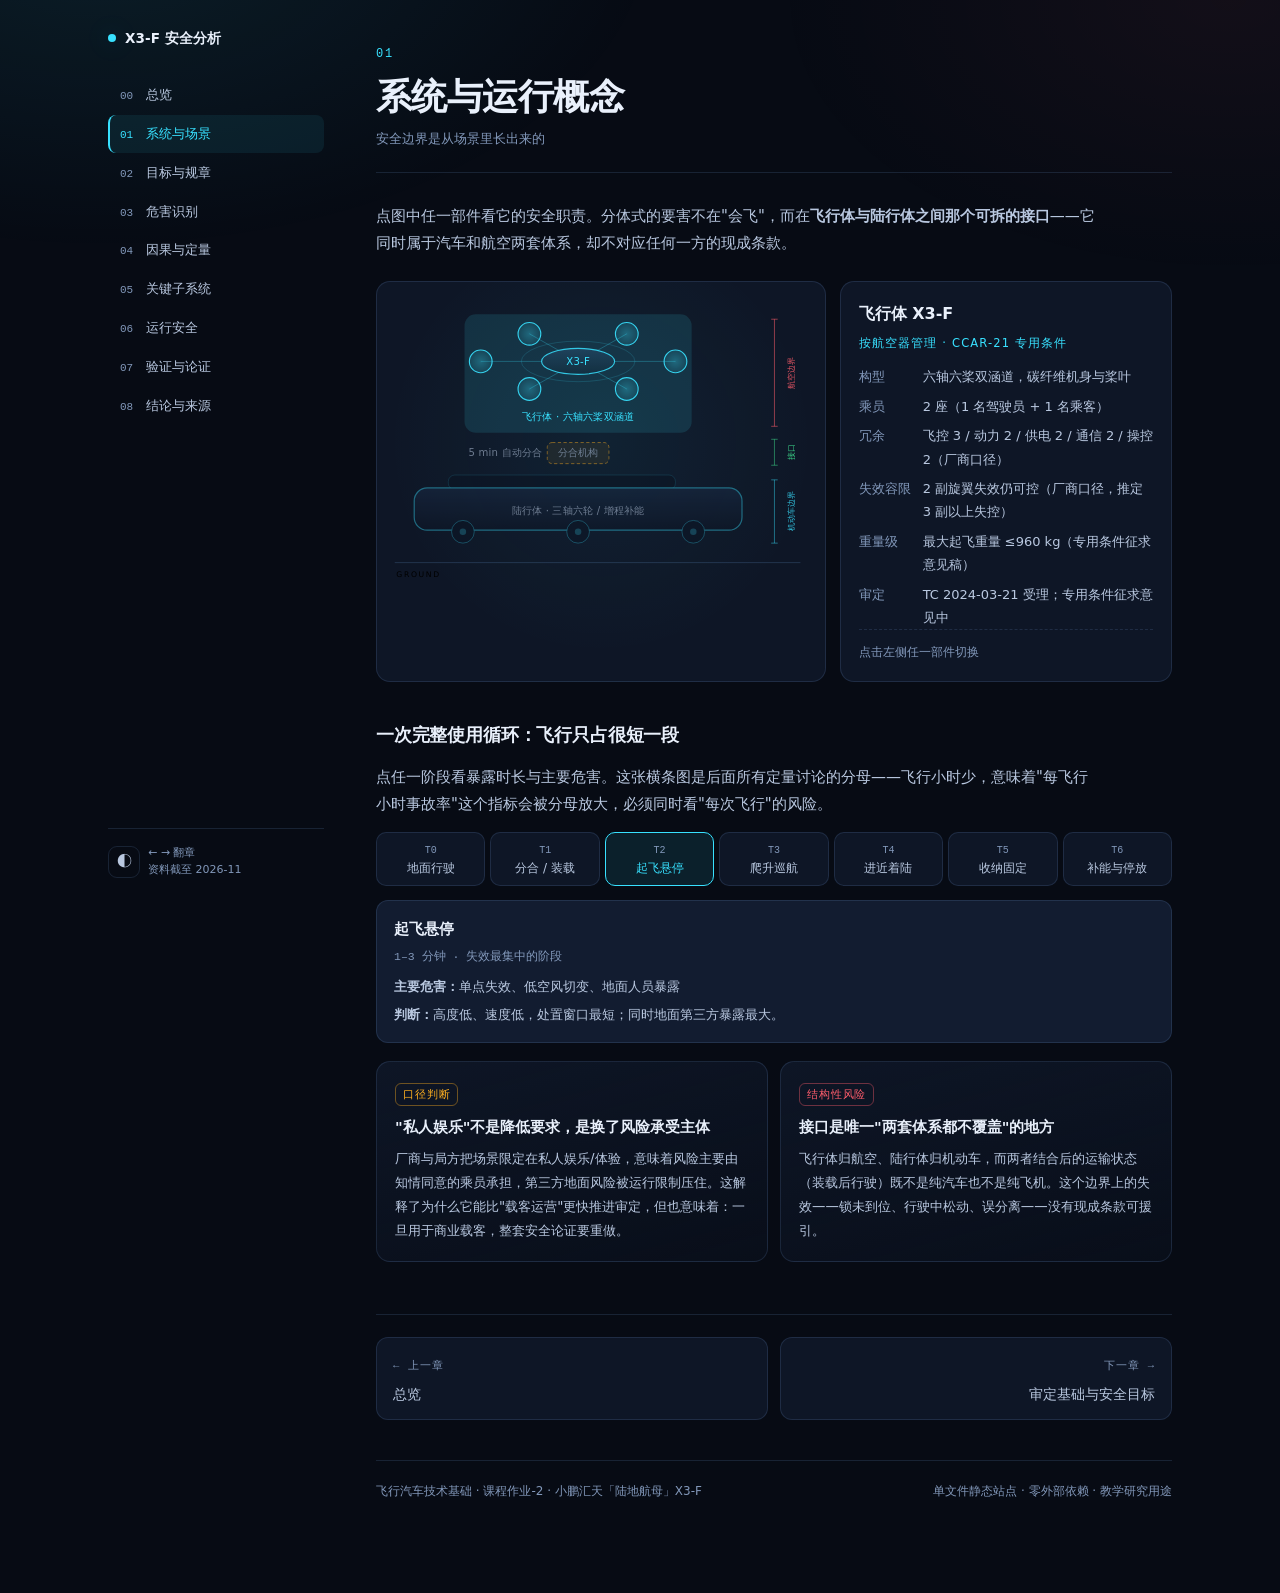
<file: system.html>
<!DOCTYPE html>
<html lang="zh-CN" data-theme="dark">
<head>
<meta charset="UTF-8">
<meta name="viewport" content="width=device-width, initial-scale=1">
<title>系统与运行概念 · X3-F 安全分析</title>
<meta name="description" content="针对小鹏汇天「陆地航母」X3-F 的全方位安全分析：运行概念、安全目标、FHA/STPA、FTA/CCA、关键子系统、运行风险与安全论证。">
<link rel="stylesheet" href="assets/style.css">
</head>
<body data-ch="system">
<div id="progress"></div>
<div class="shell">
  <aside>
    <div class="brand"><i></i><span>X3-F 安全分析</span></div>
    <ul class="side-nav">
      <li><a href="index.html"><span class="n">00</span>总览</a></li>
      <li><a href="system.html"><span class="n">01</span>系统与场景</a></li>
      <li><a href="objectives.html"><span class="n">02</span>目标与规章</a></li>
      <li><a href="hazards.html"><span class="n">03</span>危害识别</a></li>
      <li><a href="causal.html"><span class="n">04</span>因果与定量</a></li>
      <li><a href="subsystems.html"><span class="n">05</span>关键子系统</a></li>
      <li><a href="ops.html"><span class="n">06</span>运行安全</a></li>
      <li><a href="assurance.html"><span class="n">07</span>验证与论证</a></li>
      <li><a href="conclusion.html"><span class="n">08</span>结论与来源</a></li>
    </ul>
    <div class="side-foot">
      <button class="icon-btn" id="themeBtn" title="切换明暗主题（T）" aria-label="切换明暗主题">◐</button>
      <div class="hint">← → 翻章<br>资料截至 2026-11</div>
    </div>
  </aside>
  <main>
<header class="pagehead"><div class="num">01</div><h1>系统与运行概念</h1><div class="kicker">安全边界是从场景里长出来的</div></header>
<p class="lead">点图中任一部件看它的安全职责。分体式的要害不在"会飞"，而在<b>飞行体与陆行体之间那个可拆的接口</b>——它同时属于汽车和航空两套体系，却不对应任何一方的现成条款。</p>
      <div class="decomp">
        <div class="viz">
          <svg viewBox="72 16 532 376" role="img" aria-label="X3-F 系统分解：飞行体、分合机构、陆行体与三条安全边界">
            <defs>
              <linearGradient id="gBody" x1="0" y1="0" x2="0" y2="1">
                <stop offset="0" stop-color="#1b2c46"/><stop offset="1" stop-color="#0d1626"/>
              </linearGradient>
              <radialGradient id="gRotor" cx="50%" cy="50%" r="50%">
                <stop offset="0" stop-color="rgba(56,225,255,.30)"/>
                <stop offset="1" stop-color="rgba(56,225,255,.10)"/>
              </radialGradient>
            </defs>

            <line x1="84" y1="352" x2="584" y2="352" stroke="rgba(120,180,255,.22)" stroke-width="1"/>
            <text x="86" y="370" class="lbl" font-size="9.5" letter-spacing="2">GROUND</text>

            <!-- 安全边界标注（右侧括注，避免压住图形） -->
            <g fill="none" stroke-width="1.2">
              <path d="M552 52 v132 M548 52 h8 M548 184 h8" stroke="rgba(255,93,108,.55)"/>
              <path d="M552 200 v32 M548 200 h8 M548 232 h8" stroke="rgba(62,224,143,.5)"/>
              <path d="M552 250 v78 M548 250 h8 M548 328 h8" stroke="rgba(56,225,255,.45)"/>
            </g>
            <text x="576" y="118" transform="rotate(-90 576 118)" text-anchor="middle" font-size="10" fill="rgba(255,93,108,.9)" font-family="var(--sans)">航空边界</text>
            <text x="576" y="216" transform="rotate(-90 576 216)" text-anchor="middle" font-size="10" fill="rgba(62,224,143,.9)" font-family="var(--sans)">接口</text>
            <text x="576" y="289" transform="rotate(-90 576 289)" text-anchor="middle" font-size="10" fill="rgba(56,225,255,.85)" font-family="var(--sans)">机动车边界</text>

            <!-- 飞行体 -->
            <g class="part" data-part="air" id="partAir">
              <g class="air-anim">
                <g stroke="rgba(56,225,255,.34)" stroke-width="1">
                  <line x1="310" y1="104" x2="430" y2="104"/>
                  <line x1="310" y1="104" x2="370" y2="70"/>
                  <line x1="310" y1="104" x2="250" y2="70"/>
                  <line x1="310" y1="104" x2="190" y2="104"/>
                  <line x1="310" y1="104" x2="250" y2="138"/>
                  <line x1="310" y1="104" x2="370" y2="138"/>
                </g>
                <g fill="url(#gRotor)" stroke="rgba(56,225,255,.9)" stroke-width="1.4">
                  <circle cx="430" cy="104" r="14"/>
                  <circle cx="370" cy="70"  r="14"/>
                  <circle cx="250" cy="70"  r="14"/>
                  <circle cx="190" cy="104" r="14"/>
                  <circle cx="250" cy="138" r="14"/>
                  <circle cx="370" cy="138" r="14"/>
                </g>
                <ellipse cx="310" cy="104" rx="70" ry="25" fill="none" stroke="rgba(56,225,255,.20)"/>
                <ellipse cx="310" cy="104" rx="45" ry="16" fill="url(#gBody)" stroke="rgba(56,225,255,.85)" stroke-width="1.4"/>
                <text x="310" y="108" class="lbl" text-anchor="middle" font-size="9.5">X3-F</text>
                <text x="310" y="176" class="lbl" text-anchor="middle" font-size="12">飞行体 · 六轴六桨双涵道</text>
              </g>
              <rect class="hit" x="170" y="46" width="280" height="146" rx="14"/>
            </g>

            <!-- 分合机构 -->
            <g class="part" data-part="dock" id="partDock">
              <rect x="272" y="204" width="76" height="26" rx="6" fill="rgba(255,176,32,.12)" stroke="rgba(255,176,32,.85)" stroke-width="1.2" stroke-dasharray="4 3"/>
              <text x="310" y="221" class="lbl" text-anchor="middle" font-size="10" fill="rgba(255,196,90,.98)">分合机构</text>
              <text x="266" y="221" class="lbl" text-anchor="end" font-size="11" fill="rgba(255,176,32,.95)">5 min 自动分合</text>
              <rect class="hit" x="150" y="196" width="220" height="42" rx="8"/>
            </g>

            <!-- 陆行体 -->
            <g class="part" data-part="ground" id="partGround">
              <rect x="150" y="244" width="280" height="18" rx="8" fill="#0b1524" stroke="rgba(56,225,255,.28)"/>
              <rect x="108" y="260" width="404" height="52" rx="16" fill="url(#gBody)" stroke="rgba(56,225,255,.75)" stroke-width="1.5"/>
              <text x="310" y="292" class="lbl" text-anchor="middle" font-size="12">陆行体 · 三轴六轮 / 增程补能</text>
              <g fill="#0b1524" stroke="rgba(56,225,255,.5)" stroke-width="1.2">
                <circle cx="168" cy="314" r="14"/><circle cx="310" cy="314" r="14"/><circle cx="452" cy="314" r="14"/>
              </g>
              <g fill="rgba(56,225,255,.4)">
                <circle cx="168" cy="314" r="4"/><circle cx="310" cy="314" r="4"/><circle cx="452" cy="314" r="4"/>
              </g>
              <rect class="hit" x="98" y="238" width="424" height="88" rx="14"/>
            </g>
          </svg>
        </div>
        <div class="spec" id="spec">
          <h4 id="specTitle">飞行体 X3-F</h4>
          <div class="role" id="specRole">按航空器管理</div>
          <dl id="specList"></dl>
          <div class="hint">点击左侧任一部件切换</div>
        </div>
      </div>

      <h3 class="sec">一次完整使用循环：飞行只占很短一段</h3>
      <p class="lead" style="margin-bottom:14px">点任一阶段看暴露时长与主要危害。这张横条图是后面所有定量讨论的分母——飞行小时少，意味着"每飞行小时事故率"这个指标会被分母放大，必须同时看"每次飞行"的风险。</p>
      <div class="phases" id="phases">
        <div class="ph" data-ph="0"><div class="px">T0</div><div class="pn">地面行驶</div></div>
        <div class="ph" data-ph="1"><div class="px">T1</div><div class="pn">分合 / 装载</div></div>
        <div class="ph" data-ph="2"><div class="px">T2</div><div class="pn">起飞悬停</div></div>
        <div class="ph" data-ph="3"><div class="px">T3</div><div class="pn">爬升巡航</div></div>
        <div class="ph" data-ph="4"><div class="px">T4</div><div class="pn">进近着陆</div></div>
        <div class="ph" data-ph="5"><div class="px">T5</div><div class="pn">收纳固定</div></div>
        <div class="ph" data-ph="6"><div class="px">T6</div><div class="pn">补能与停放</div></div>
      </div>
      <div class="ph-detail" id="phDetail"></div>

      <div class="grid g2" style="margin-top:18px">
        <div class="card"><span class="tag amber">口径判断</span><h4>"私人娱乐"不是降低要求，是换了风险承受主体</h4><p>厂商与局方把场景限定在私人娱乐/体验，意味着风险主要由知情同意的乘员承担，第三方地面风险被运行限制压住。这解释了为什么它能比"载客运营"更快推进审定，但也意味着：一旦用于商业载客，整套安全论证要重做。</p></div>
        <div class="card"><span class="tag red">结构性风险</span><h4>接口是唯一"两套体系都不覆盖"的地方</h4><p>飞行体归航空、陆行体归机动车，而两者结合后的运输状态（装载后行驶）既不是纯汽车也不是纯飞机。这个边界上的失效——锁未到位、行驶中松动、误分离——没有现成条款可援引。</p></div>
      </div>
<nav class="pager"><a href="index.html"><span class="dir">← 上一章</span><span class="t">总览</span></a><a class="next" href="objectives.html"><span class="dir">下一章 →</span><span class="t">审定基础与安全目标</span></a></nav>
    <footer class="site">
      <div>飞行汽车技术基础 · 课程作业-2 · 小鹏汇天「陆地航母」X3-F</div>
      <div>单文件静态站点 · 零外部依赖 · 教学研究用途</div>
    </footer>
  </main>
</div>
<button id="top" title="回到顶部" aria-label="回到顶部">↑</button>
<script src="assets/app.js" defer></script>
</body>
</html>
</file>
<file: assets/style.css>
/* X3-F 安全分析 · 站点样式 */
:root{
  --bg:#070b14; --bg2:#0a1120; --panel:#0e1626; --panel2:#121c30;
  --line:rgba(120,160,220,.16); --line2:rgba(120,180,255,.34);
  --ink:#e9f0fb; --ink2:#b9c8e0; --muted:#8298ba;
  --cyan:#38e1ff; --cyan-dim:#1b8fb3;
  --amber:#ffb020; --red:#ff5d6c; --green:#3ee08f;
  --glow:0 0 24px rgba(56,225,255,.25);
  --r:16px;
  --sans:system-ui,-apple-system,"Segoe UI","Microsoft YaHei","PingFang SC",sans-serif;
  --mono:ui-monospace,"Cascadia Code",Consolas,monospace;
}
html[data-theme="light"]{
  --bg:#f2f5fa; --bg2:#e8eef7; --panel:#ffffff; --panel2:#f6f9fd;
  --line:rgba(20,40,80,.14); --line2:rgba(20,80,160,.32);
  --ink:#0e1a2e; --ink2:#33465f; --muted:#5a708c;
  --cyan:#0b7fa3; --cyan-dim:#0a6a88;
  --amber:#b46b00; --red:#c02c3c; --green:#0d8a55;
  --glow:0 0 20px rgba(11,127,163,.18);
}
*{box-sizing:border-box}
html{scroll-behavior:smooth}
body{
  margin:0; background:var(--bg); color:var(--ink);
  font-family:var(--sans); font-size:15.5px; line-height:1.8;
  -webkit-font-smoothing:antialiased; transition:background .35s,color .35s;
}
body::before{
  content:""; position:fixed; inset:0; z-index:0; pointer-events:none;
  background:
    radial-gradient(900px 520px at 8% -8%, rgba(56,225,255,.09), transparent 62%),
    radial-gradient(760px 460px at 96% 0%, rgba(255,93,108,.05), transparent 60%);
}
html[data-theme="light"] body::before{opacity:.4}
a{color:var(--cyan); text-decoration:none}
a:hover{text-decoration:none}

#progress{position:fixed; top:0; left:0; height:2px; width:0; background:var(--cyan); z-index:100; box-shadow:var(--glow); transition:width .08s linear}

/* 布局：左侧章节栏 + 正文 */
.shell{position:relative; z-index:1; max-width:1120px; margin:0 auto; display:grid; grid-template-columns:216px minmax(0,1fr); gap:52px; padding:0 28px}
aside{position:sticky; top:0; align-self:start; height:100vh; display:flex; flex-direction:column; padding:26px 0 22px}
.brand{display:flex; align-items:center; gap:9px; font-weight:700; font-size:13.5px; letter-spacing:.01em; margin-bottom:26px}
.brand i{width:8px;height:8px;border-radius:50%;background:var(--cyan);box-shadow:var(--glow);flex:none}
.brand span{white-space:nowrap; overflow:hidden; text-overflow:ellipsis}
.side-nav{display:flex; flex-direction:column; gap:1px; margin:0; padding:0; list-style:none}
.side-nav a{display:flex; gap:10px; align-items:baseline; padding:7px 10px; border-radius:8px; color:var(--ink2); font-size:13.2px; transition:.18s; border-left:2px solid transparent}
.side-nav a .n{font-family:var(--mono); font-size:11px; color:var(--muted); width:16px; flex:none}
.side-nav a:hover{background:rgba(120,180,255,.07); color:var(--ink)}
.side-nav a.on{color:var(--cyan); background:rgba(56,225,255,.08); border-left-color:var(--cyan)}
.side-nav a.on .n{color:var(--cyan)}
.side-foot{margin-top:auto; padding-top:16px; border-top:1px solid var(--line); display:flex; align-items:center; gap:8px}
.side-foot .hint{font-size:11px; color:var(--muted); line-height:1.5}
main{min-width:0; padding:44px 0 90px}
.wrap{position:relative; z-index:1}

.icon-btn{
  width:32px; height:32px; border-radius:9px; border:1px solid var(--line);
  background:transparent; color:var(--ink2); cursor:pointer; display:grid; place-items:center;
  font-size:15px; transition:.2s; padding:0; flex:none;
}
.icon-btn:hover{border-color:var(--line2); color:var(--cyan); background:rgba(56,225,255,.08)}

/* 页头 */
.pagehead{margin:0 0 30px; padding-bottom:22px; border-bottom:1px solid var(--line)}
.pagehead .num{font-family:var(--mono); font-size:12px; letter-spacing:.16em; color:var(--cyan)}
.pagehead h1{font-size:clamp(26px,3.4vw,36px); line-height:1.25; letter-spacing:-.015em; margin:8px 0 0; font-weight:780}
.pagehead .kicker{font-size:13px; color:var(--muted); margin-top:8px}

/* 首页 */
.hero{padding:30px 0 34px; border-bottom:1px solid var(--line)}
.eyebrow{display:inline-flex; align-items:center; gap:8px; font-size:11.5px; letter-spacing:.14em; color:var(--cyan); border:1px solid var(--line2); background:rgba(56,225,255,.06); padding:5px 12px; border-radius:999px}
.hero h1{font-size:clamp(30px,4.4vw,46px); line-height:1.14; letter-spacing:-.02em; margin:18px 0 12px; font-weight:800}
.hero h1 em{font-style:normal; color:var(--cyan)}
.hero .sub{font-size:clamp(14px,1.7vw,16.5px); color:var(--ink2); max-width:720px; margin:0}
.kpis{display:grid; grid-template-columns:repeat(auto-fit,minmax(160px,1fr)); gap:10px; margin-top:26px}
.kpi{background:linear-gradient(160deg,var(--panel),rgba(14,22,38,.35)); border:1px solid var(--line); border-radius:14px; padding:14px 16px; transition:.22s}
html[data-theme="light"] .kpi{background:linear-gradient(160deg,#fff,rgba(226,234,245,.85))}
.kpi:hover{border-color:var(--line2); transform:translateY(-2px)}
.kpi b{display:block; font-size:24px; font-weight:800; letter-spacing:-.02em; color:var(--cyan); font-variant-numeric:tabular-nums}
.kpi b.warn{color:var(--amber)} .kpi b.bad{color:var(--red)}
.kpi span{font-size:11.5px; color:var(--muted); display:block; margin-top:2px}
.kpi small{display:block; font-size:10.5px; color:var(--muted); opacity:.75; margin-top:6px; padding-top:6px; border-top:1px dashed var(--line)}

/* 结论三分句 */
.claims{display:grid; grid-template-columns:repeat(auto-fit,minmax(230px,1fr)); gap:12px; margin:26px 0 0}
.claim{border:1px solid var(--line); border-radius:14px; background:var(--panel); padding:18px; cursor:pointer; transition:.22s}
.claim:hover{border-color:var(--line2); transform:translateY(-2px)}
.claim .k{font-family:var(--mono); font-size:11px; color:var(--cyan); letter-spacing:.1em}
.claim h3{margin:6px 0 6px; font-size:15.5px; line-height:1.5}
.claim p{margin:0; font-size:13.2px; color:var(--muted)}
.claim .more{max-height:0; overflow:hidden; transition:max-height .35s ease; font-size:13px; color:var(--ink2)}
.claim.open .more{max-height:220px; margin-top:10px; padding-top:10px; border-top:1px dashed var(--line)}

/* 章节卡片 */
.chapters{display:grid; grid-template-columns:repeat(auto-fit,minmax(250px,1fr)); gap:12px; margin-top:16px}
.ch{display:block; border:1px solid var(--line); border-radius:14px; background:linear-gradient(165deg,var(--panel),rgba(11,18,32,.5)); padding:18px 18px 16px; transition:.22s; color:inherit}
html[data-theme="light"] .ch{background:linear-gradient(165deg,#fff,rgba(230,238,248,.9))}
.ch:hover{border-color:var(--line2); transform:translateY(-3px)}
.ch .n{font-family:var(--mono); font-size:11.5px; color:var(--cyan); letter-spacing:.1em}
.ch h3{margin:6px 0 5px; font-size:15.5px; color:var(--ink)}
.ch p{margin:0; font-size:12.8px; color:var(--muted); line-height:1.65}
.ch .meta{margin-top:10px; font-family:var(--mono); font-size:10.5px; color:var(--muted); opacity:.8}

/* 正文元素 */
.lead{color:var(--ink2); max-width:720px; margin:0 0 24px; font-size:15px}
h3.sec{margin:38px 0 12px; font-size:17.5px; letter-spacing:-.01em}
.grid{display:grid; gap:12px}
.g2{grid-template-columns:repeat(auto-fit,minmax(280px,1fr))}
.g3{grid-template-columns:repeat(auto-fit,minmax(220px,1fr))}
.card{background:linear-gradient(165deg,var(--panel),rgba(11,18,32,.5)); border:1px solid var(--line); border-radius:14px; padding:18px; transition:.22s}
html[data-theme="light"] .card{background:linear-gradient(165deg,#fff,rgba(230,238,248,.9))}
.card:hover{border-color:var(--line2); transform:translateY(-2px)}
.card h4{margin:0 0 6px; font-size:14.8px}
.card p{margin:0; font-size:13.4px; color:var(--ink2)}
.tag{display:inline-block; font-size:10.5px; letter-spacing:.08em; color:var(--cyan); border:1px solid var(--line2); border-radius:6px; padding:1px 7px; margin-bottom:8px}
.tag.amber{color:var(--amber); border-color:rgba(255,176,32,.4)}
.tag.red{color:var(--red); border-color:rgba(255,93,108,.4)}
.tag.green{color:var(--green); border-color:rgba(62,224,143,.4)}

.tbl-wrap{overflow-x:auto; border:1px solid var(--line); border-radius:14px; background:var(--panel)}
table{width:100%; border-collapse:collapse; font-size:13.2px; min-width:600px}
th,td{padding:11px 13px; text-align:left; border-bottom:1px solid var(--line); vertical-align:top}
th{font-size:11.5px; letter-spacing:.05em; color:var(--muted); background:rgba(120,180,255,.05); font-weight:600; white-space:nowrap}
tr:last-child td{border-bottom:none}
td.num{font-family:var(--mono); white-space:nowrap}
.ok{color:var(--green)} .warn{color:var(--amber)} .bad{color:var(--red)}

.note{font-size:12.8px; color:var(--muted); border-left:2px solid var(--line2); padding:2px 0 2px 12px; margin:16px 0}
.note b{color:var(--ink2)}
.badge{font-family:var(--mono); font-size:10.5px; padding:1px 6px; border-radius:5px; border:1px solid var(--line); color:var(--ink2); white-space:nowrap}
.badge.a{background:rgba(255,93,108,.14); color:var(--red); border-color:rgba(255,93,108,.35)}
.badge.b{background:rgba(255,176,32,.13); color:var(--amber); border-color:rgba(255,176,32,.35)}
.badge.c{background:rgba(56,225,255,.10); color:var(--cyan); border-color:rgba(56,225,255,.30)}
.badge.d{background:rgba(62,224,143,.10); color:var(--green); border-color:rgba(62,224,143,.30)}

.chips{display:flex; gap:7px; flex-wrap:wrap; margin-bottom:16px}
.chip{background:transparent; border:1px solid var(--line); color:var(--muted); border-radius:999px; padding:5px 13px; font-size:12.5px; cursor:pointer; font-family:inherit; transition:.2s}
.chip:hover{color:var(--ink); border-color:var(--line2)}
.chip.on{background:rgba(56,225,255,.13); border-color:var(--line2); color:var(--cyan)}
.lvl{font-size:10.5px; padding:1px 7px; border-radius:5px; letter-spacing:.05em; white-space:nowrap}
.lvl.h{background:rgba(255,93,108,.14); color:var(--red)}
.lvl.m{background:rgba(255,176,32,.13); color:var(--amber)}
.lvl.l{background:rgba(62,224,143,.12); color:var(--green)}

.tabs{display:flex; gap:4px; flex-wrap:wrap; margin-bottom:18px; border-bottom:1px solid var(--line)}
.tab{background:transparent; border:none; border-bottom:2px solid transparent; color:var(--muted); padding:9px 13px; font-size:13.2px; cursor:pointer; font-family:inherit; transition:.2s; border-radius:8px 8px 0 0}
.tab:hover{color:var(--ink); background:rgba(120,180,255,.07)}
.tab.on{color:var(--cyan); border-bottom-color:var(--cyan); background:rgba(56,225,255,.06)}
.panel[hidden]{display:none}

/* 系统图 */
.decomp{display:grid; grid-template-columns:1.15fr .85fr; gap:14px; align-items:stretch}
.viz{background:radial-gradient(circle at 50% 40%,rgba(56,225,255,.06),transparent 65%), var(--panel); border:1px solid var(--line); border-radius:14px; padding:8px; overflow:hidden}
.viz svg{display:block; width:100%; height:auto}
.part{cursor:pointer; transition:.25s}
.part .hit{fill:transparent}
.part:hover .hit{fill:rgba(56,225,255,.07)}
.part.active .hit{fill:rgba(56,225,255,.12)}
.part.dim{opacity:.55}
.part .lbl{font-size:12.5px; fill:var(--ink2); font-family:var(--sans); pointer-events:none; letter-spacing:.02em}
.part.active .lbl{fill:var(--cyan)}
.air-anim{animation:float 5s ease-in-out infinite}
@keyframes float{0%,100%{transform:translateY(0)}50%{transform:translateY(-6px)}}
.spec{background:var(--panel); border:1px solid var(--line); border-radius:14px; padding:18px; display:flex; flex-direction:column}
.spec h4{margin:0 0 4px; font-size:16px}
.spec .role{font-size:11.5px; letter-spacing:.1em; color:var(--cyan); margin-bottom:12px}
.spec dl{margin:0; display:grid; grid-template-columns:auto 1fr; gap:6px 12px; font-size:13px}
.spec dt{color:var(--muted); white-space:nowrap}
.spec dd{margin:0; color:var(--ink2)}
.spec .hint{margin-top:auto; padding-top:12px; font-size:11.5px; color:var(--muted); border-top:1px dashed var(--line)}

/* 阶段 */
.phases{display:grid; grid-template-columns:repeat(7,1fr); gap:5px; margin:6px 0 14px}
.ph{border:1px solid var(--line); border-radius:10px; background:var(--panel); padding:9px 5px; text-align:center; cursor:pointer; transition:.2s}
.ph:hover{border-color:var(--line2)}
.ph.on{border-color:var(--cyan); background:rgba(56,225,255,.10)}
.ph .px{font-family:var(--mono); font-size:10px; color:var(--muted)}
.ph .pn{font-size:12px; color:var(--ink2); line-height:1.35}
.ph.on .pn{color:var(--cyan)}
.ph-detail{border:1px solid var(--line); border-radius:12px; background:var(--panel2); padding:15px 17px; font-size:13.2px; color:var(--ink2); min-height:80px}
.ph-detail h4{margin:0 0 5px; font-size:14.5px; color:var(--ink)}
.ph-detail .meta{font-family:var(--mono); font-size:11.5px; color:var(--muted); margin-bottom:7px}

/* 故障树 */
.fta-side{display:grid; grid-template-columns:1fr; gap:12px; align-items:start}
.fta{background:var(--panel); border:1px solid var(--line); border-radius:14px; padding:6px; overflow:hidden}
.fta svg{display:block; width:100%; height:auto}
.node{cursor:pointer}
.node rect{fill:var(--panel2); stroke:var(--line2); stroke-width:1; transition:.2s}
.node:hover rect{stroke:var(--cyan); fill:rgba(56,225,255,.10)}
.node.on rect{stroke:var(--cyan); stroke-width:1.6; fill:rgba(56,225,255,.14)}
.node text{fill:var(--ink2); font-family:var(--sans); font-size:12px; pointer-events:none}
.node.on text{fill:var(--cyan)}
.wire{stroke:rgba(120,180,255,.34); stroke-width:1.2; fill:none}
.fta-info{background:var(--panel); border:1px solid var(--line); border-radius:14px; padding:16px}
.fta-info h4{margin:0 0 3px; font-size:15px}
.fta-info .k{font-family:var(--mono); font-size:11px; color:var(--cyan); letter-spacing:.06em; margin-bottom:9px}
.fta-info p{margin:0 0 9px; font-size:13px; color:var(--ink2)}
.fta-info .row{display:flex; justify-content:space-between; gap:10px; font-size:12.5px; padding:5px 0; border-bottom:1px dashed var(--line); color:var(--muted)}
.fta-info .row b{color:var(--ink2); font-family:var(--mono); font-weight:600}

/* β 滑杆 */
.slider-box{border:1px solid var(--line); border-radius:14px; background:var(--panel); padding:18px}
.slider-box .top{display:flex; justify-content:space-between; align-items:baseline; gap:12px; margin-bottom:8px; flex-wrap:wrap}
.slider-box .val{font-family:var(--mono); font-size:20px; color:var(--amber)}
input[type=range]{-webkit-appearance:none; appearance:none; width:100%; height:4px; border-radius:999px; background:linear-gradient(90deg,var(--line2),rgba(255,176,32,.7)); outline:none; margin:10px 0 4px}
input[type=range]::-webkit-slider-thumb{-webkit-appearance:none; width:18px; height:18px; border-radius:50%; background:var(--cyan); border:2px solid var(--bg); box-shadow:var(--glow); cursor:pointer}
.slider-box .scale{display:flex; justify-content:space-between; font-family:var(--mono); font-size:10.5px; color:var(--muted)}

/* 风险矩阵 */
.mx5{display:grid; grid-template-columns:74px repeat(4,1fr); gap:4px; font-size:12px}
.mx5 .hd{display:grid; place-items:center; color:var(--muted); font-size:11px; padding:6px 2px; text-align:center; line-height:1.25}
.mx5 .cell{border-radius:8px; min-height:50px; padding:4px; display:flex; flex-wrap:wrap; gap:4px; align-content:center; justify-content:center; border:1px solid transparent; transition:.2s}
.mx5 .cell:hover{border-color:var(--line2)}
.r1{background:rgba(62,224,143,.13)} .r2{background:rgba(62,224,143,.26)}
.r3{background:rgba(255,176,32,.20)} .r4{background:rgba(255,93,108,.26)} .r5{background:rgba(255,93,108,.44)}
.dot{font-family:var(--mono); font-size:10.5px; width:21px; height:21px; border-radius:50%; display:grid; place-items:center; cursor:pointer; background:rgba(7,11,20,.7); color:var(--ink); border:1px solid var(--line2); transition:.2s}
.dot:hover,.dot.on{background:var(--cyan); color:#04121a; border-color:var(--cyan); font-weight:700}
.mx-detail{margin-top:12px; border:1px solid var(--line); border-radius:12px; background:var(--panel2); padding:14px 16px; font-size:13.2px; color:var(--ink2); min-height:74px}
.mx-detail h4{margin:0 0 5px; font-size:14.5px; color:var(--ink)}
.mx-detail .mm{font-family:var(--mono); font-size:11.5px; color:var(--muted); margin-bottom:7px}

/* GSN */
.gns svg{display:block; width:100%; height:auto; background:var(--panel); border:1px solid var(--line); border-radius:14px}
.gbox rect{fill:var(--panel2); stroke:var(--line2); stroke-width:1}
.gbox text{fill:var(--ink2); font-family:var(--sans); font-size:11.5px; pointer-events:none}
.gbox .gt{fill:var(--cyan); font-size:10px; font-family:var(--mono); letter-spacing:.08em}

/* 结论 / 来源 */
.concl{border:1px solid var(--line2); border-radius:14px; padding:6px; background:linear-gradient(150deg,rgba(56,225,255,.06),rgba(14,22,38,.6) 60%)}
html[data-theme="light"] .concl{background:linear-gradient(150deg,rgba(56,225,255,.10),rgba(240,245,252,.9) 60%)}
.acc{border-bottom:1px solid var(--line)}
.acc:last-child{border-bottom:none}
.acc-h{display:flex; align-items:center; gap:12px; width:100%; background:none; border:none; color:var(--ink); font-family:inherit; font-size:15px; text-align:left; padding:15px 14px; cursor:pointer}
.acc-h .n{font-family:var(--mono); font-size:12px; color:var(--cyan)}
.acc-h .arw{margin-left:auto; color:var(--muted); transition:.25s; font-size:12px}
.acc.open .acc-h .arw{transform:rotate(90deg)}
.acc-b{max-height:0; overflow:hidden; transition:max-height .35s ease; padding:0 14px; font-size:13.4px; color:var(--ink2)}
.acc.open .acc-b{max-height:340px; padding-bottom:15px}

.src-tools{display:flex; gap:10px; align-items:center; margin-bottom:12px; flex-wrap:wrap}
.src-tools input{flex:1; min-width:190px; background:var(--panel); border:1px solid var(--line); border-radius:9px; padding:8px 12px; color:var(--ink); font-family:inherit; font-size:13px; outline:none}
.src-tools input:focus{border-color:var(--line2)}
.src-count{font-size:12px; color:var(--muted); font-family:var(--mono)}
.srcs{list-style:none; margin:0; padding:0; display:grid; grid-template-columns:repeat(auto-fill,minmax(280px,1fr)); gap:8px}
.srcs li{font-size:12.4px; color:var(--muted); border:1px solid var(--line); border-radius:9px; padding:9px 11px; background:var(--panel); transition:.2s}
.srcs li:hover{border-color:var(--line2)}
.srcs li.gone{display:none}
.srcs a{color:var(--ink2); display:block; overflow:hidden; text-overflow:ellipsis; white-space:nowrap}
.srcs a:hover{color:var(--cyan)}
.srcs .idx{font-family:var(--mono); color:var(--cyan); margin-right:6px; font-size:11px}

/* 翻页 */
.pager{display:flex; gap:12px; margin-top:52px; padding-top:22px; border-top:1px solid var(--line)}
.pager a{flex:1; border:1px solid var(--line); border-radius:12px; padding:13px 16px; color:var(--ink2); transition:.2s; background:var(--panel)}
.pager a:hover{border-color:var(--line2); transform:translateY(-2px)}
.pager .dir{font-family:var(--mono); font-size:10.5px; color:var(--muted); letter-spacing:.1em}
.pager .t{display:block; font-size:13.6px; margin-top:3px}
.pager .next{text-align:right}

footer.site{margin-top:40px; padding-top:20px; border-top:1px solid var(--line); color:var(--muted); font-size:12px; display:flex; justify-content:space-between; gap:18px; flex-wrap:wrap}

#top{position:fixed; right:22px; bottom:22px; width:38px; height:38px; border-radius:11px; border:1px solid var(--line2); background:var(--panel); color:var(--cyan); cursor:pointer; display:grid; place-items:center; opacity:0; pointer-events:none; transition:.3s; z-index:70}
#top.show{opacity:1; pointer-events:auto}

@media (max-width:980px){
  .shell{grid-template-columns:1fr; gap:0; padding:0 18px}
  aside{position:static; height:auto; display:block; padding:14px 0 0; border-bottom:1px solid var(--line); margin-bottom:8px; min-width:0}
  .brand{margin-bottom:10px}
  .side-nav{flex-direction:row; overflow-x:auto; gap:2px; width:100%; padding-bottom:4px; -webkit-overflow-scrolling:touch}
  .side-nav a{white-space:nowrap; border-left:none; border-bottom:2px solid transparent; border-radius:8px 8px 0 0; flex:none}
  .side-nav a.on{border-bottom-color:var(--cyan)}
  .side-foot{display:none}
  main{padding:22px 0 70px}
  .decomp,.fta-side{grid-template-columns:1fr}
}
@media (max-width:620px){
  .phases{grid-template-columns:repeat(2,1fr)}
  .mx5{grid-template-columns:56px repeat(4,1fr); font-size:11px}
  .mx5 .cell{min-height:42px}
  .pager{flex-direction:column}
  .pager .next{text-align:left}
}
@media (prefers-reduced-motion:reduce){ *{animation:none!important; transition:none!important} }
</file>
